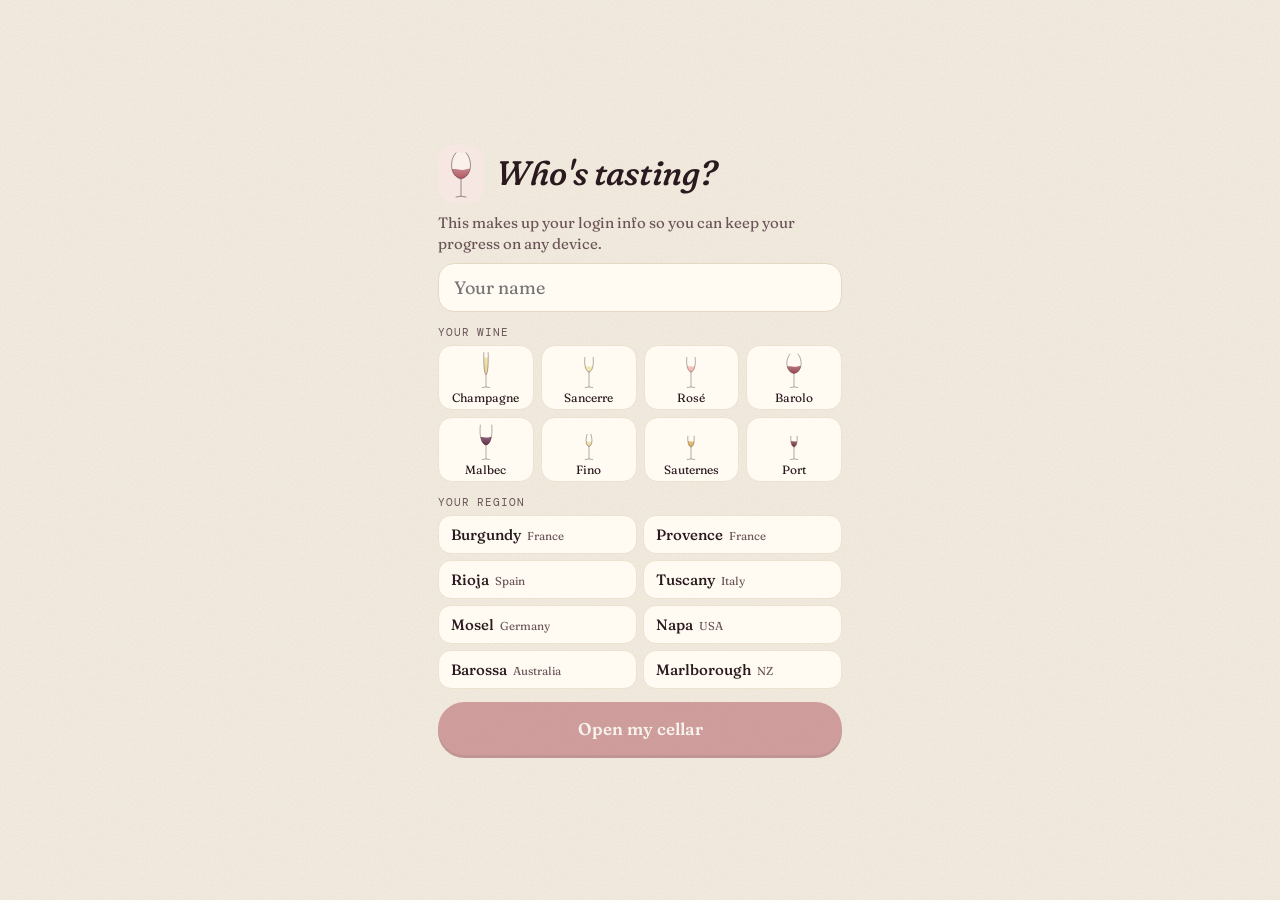
<file: index.html>
<!doctype html>
<html lang="en">
<head>
  <meta charset="utf-8">
  <meta name="viewport" content="width=device-width, initial-scale=1, viewport-fit=cover">
  <meta name="theme-color" content="#fbf6ea">
  <meta name="apple-mobile-web-app-capable" content="yes">
  <meta name="apple-mobile-web-app-status-bar-style" content="default">
  <meta name="apple-mobile-web-app-title" content="Duovino">
  <title>Duovino</title>
  <link rel="manifest" href="manifest.webmanifest">
  <link rel="icon" href="icon.svg" type="image/svg+xml">
  <link rel="apple-touch-icon" href="icon.svg">
  <link rel="preconnect" href="https://fonts.googleapis.com">
  <link rel="preconnect" href="https://fonts.gstatic.com" crossorigin>
  <link href="https://fonts.googleapis.com/css2?family=DM+Mono:wght@400;500&family=Fraunces:ital,opsz,wght,SOFT,WONK@0,9..144,300..800,0..100,0..1;1,9..144,300..800,0..100,0..1&display=swap" rel="stylesheet">
  <link rel="stylesheet" href="styles.css">
</head>
<body>
  <!-- Shared SVG filters: organic wine-stain edges and paper grain -->
  <svg width="0" height="0" style="position:absolute" aria-hidden="true">
    <defs>
      <filter id="stain" x="-20%" y="-20%" width="140%" height="140%">
        <feTurbulence type="fractalNoise" baseFrequency="0.035" numOctaves="2" seed="7" result="n"/>
        <feDisplacementMap in="SourceGraphic" in2="n" scale="7" xChannelSelector="R" yChannelSelector="G"/>
      </filter>
      <filter id="wobble" x="-10%" y="-10%" width="120%" height="120%">
        <feTurbulence type="fractalNoise" baseFrequency="0.06" numOctaves="1" seed="2" result="n"/>
        <feDisplacementMap in="SourceGraphic" in2="n" scale="2.5"/>
      </filter>
      <filter id="mapwobble" x="-5%" y="-5%" width="110%" height="110%">
        <feTurbulence type="fractalNoise" baseFrequency="0.02" numOctaves="2" seed="4" result="n"/>
        <feDisplacementMap in="SourceGraphic" in2="n" scale="6"/>
      </filter>
      <filter id="paper">
        <feTurbulence type="fractalNoise" baseFrequency=".8" numOctaves="3" result="n"/>
        <feColorMatrix in="n" values="0 0 0 0 .45  0 0 0 0 .35  0 0 0 0 .25  0 0 0 .07 0"/>
        <feComposite in2="SourceGraphic" operator="in"/>
      </filter>
      <pattern id="dust" width="6" height="6" patternUnits="userSpaceOnUse">
        <circle cx="1" cy="1" r=".7" fill="#d9d2c4"/><circle cx="4" cy="3.5" r=".5" fill="#cfc6b6"/><circle cx="2.5" cy="5" r=".4" fill="#e6dfd2"/>
      </pattern>
    </defs>
  </svg>
  <main id="app" aria-live="polite"></main>
  <div id="overlay"></div>
  <script src="data.js"></script>
  <script src="syllabus.js"></script>
  <script src="champagne.js"></script>
  <script src="wines.js"></script>
  <script src="grapes.js"></script>
  <script src="grapes-core.js"></script>
  <script src="grapes-med.js"></script>
  <script src="grapes-aromatic.js"></script>
  <script src="grapes-reds.js"></script>
  <script src="grapes-beaten.js"></script>
  <script src="regions-1.js"></script>
  <script src="regions-2.js"></script>
  <script src="regions-3.js"></script>
  <script src="regions-4.js"></script>
  <script src="regions-5.js"></script>
  <script src="labels.js"></script>
  <script src="scenes.js"></script>
  <script src="geo.js"></script>
  <script src="cloud-config.js"></script>
  <script src="app.js"></script>
</body>
</html>
</file>
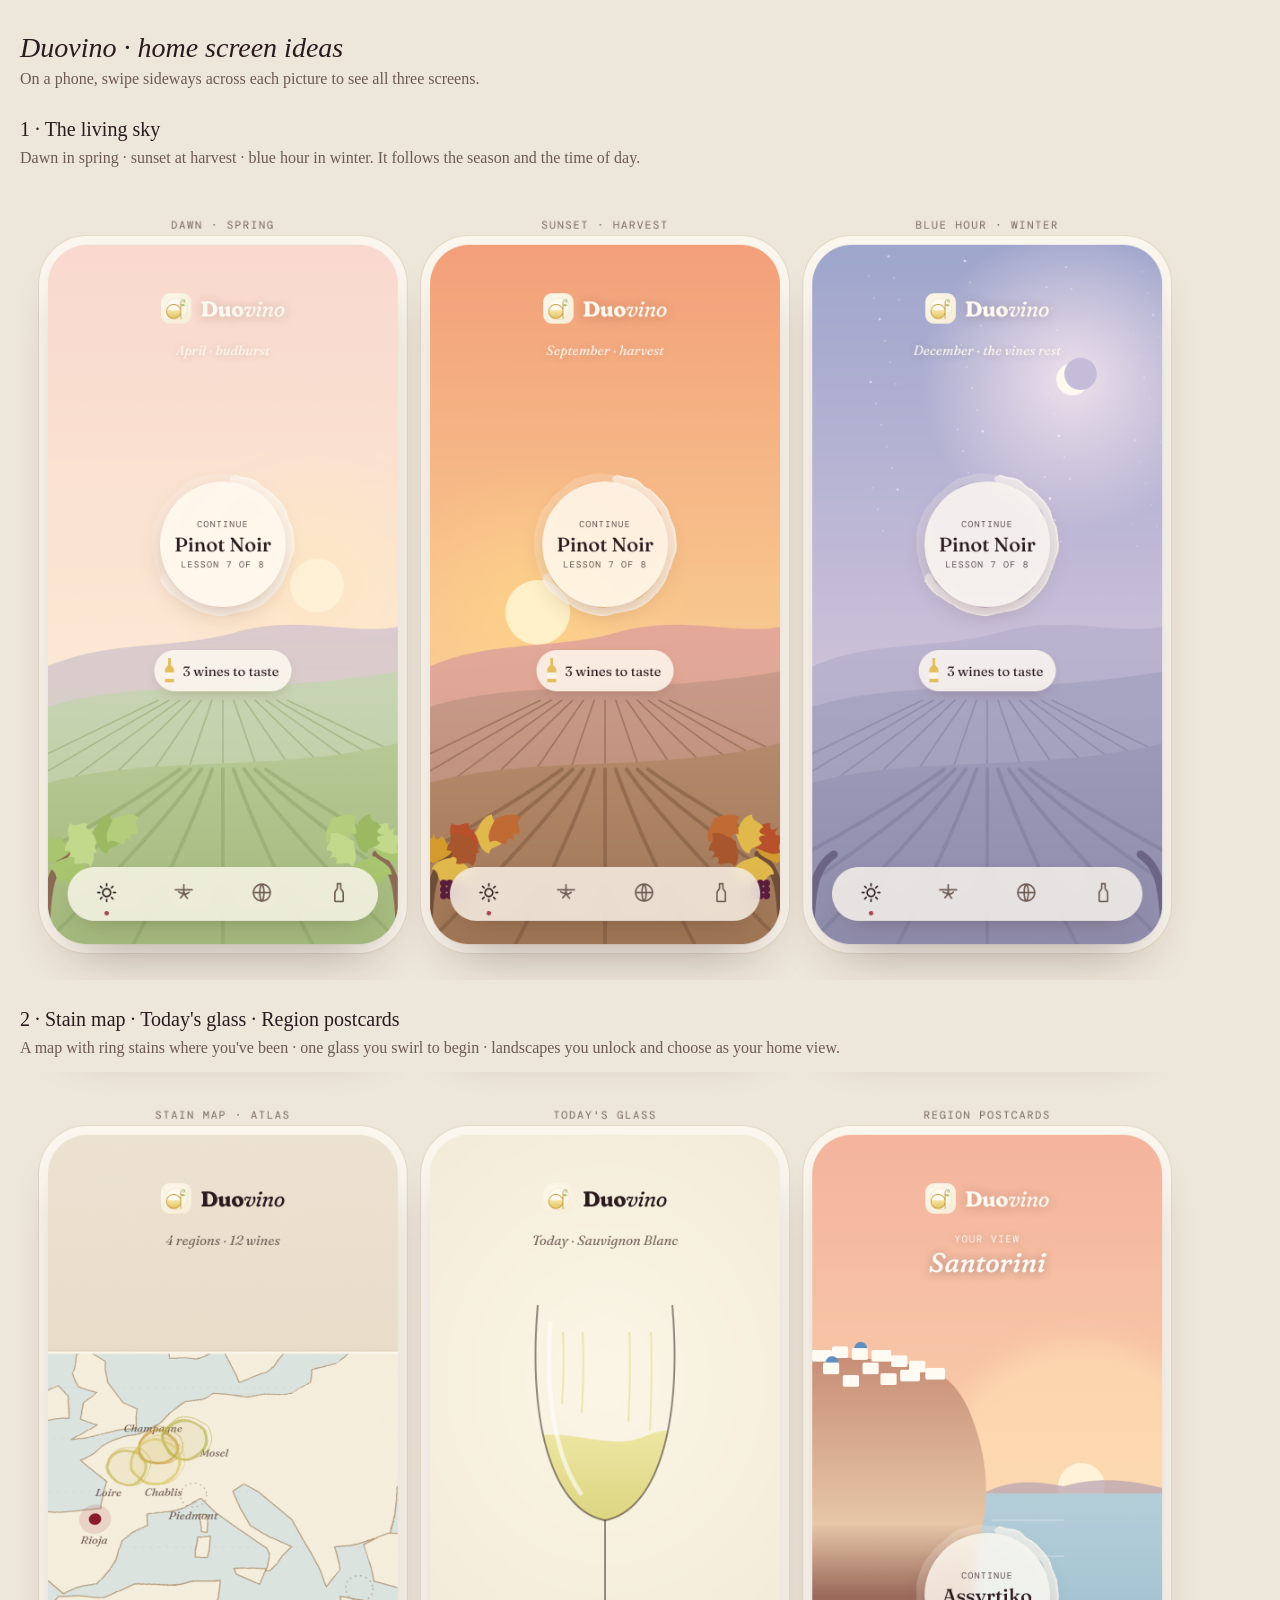
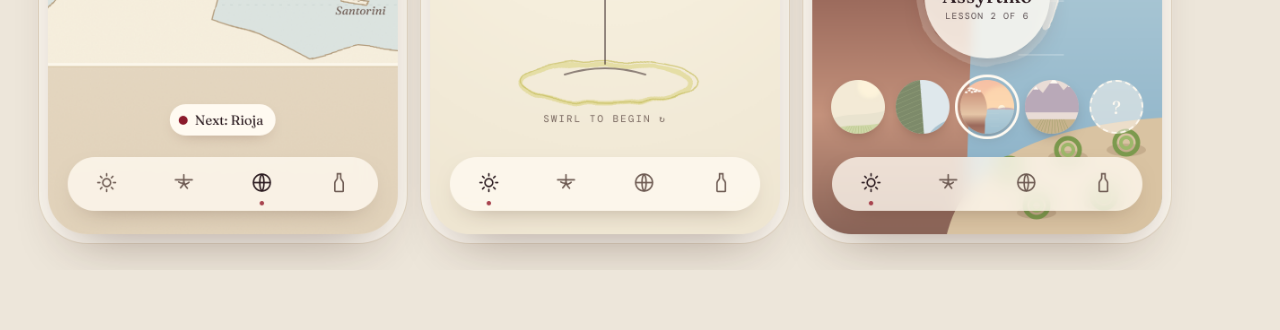
<file: design/page/index.html>
<!DOCTYPE html>
<html lang="en">
<head>
<meta charset="utf-8">
<meta name="viewport" content="width=device-width, initial-scale=1">
<title>Duovino · home screen ideas</title>
<style>
  body { margin: 0; background: #ede6da; font-family: Georgia, serif; color: #2a1a1f; }
  main { max-width: 1400px; margin: 0 auto; padding: 24px 12px 60px; }
  h1 { font-size: 28px; font-style: italic; font-weight: 500; margin: 8px 8px 4px; }
  h2 { font-size: 20px; font-weight: 500; margin: 28px 8px 6px; }
  p { margin: 0 8px 12px; color: #6d5a52; font-size: 16px; line-height: 1.4; }
  img { width: 100%; height: auto; display: block; border-radius: 18px; }
  .scroll { overflow-x: auto; -webkit-overflow-scrolling: touch; }
  .scroll img { min-width: 900px; }
</style>
</head>
<body>
<main>
  <h1>Duovino · home screen ideas</h1>
  <p>On a phone, swipe sideways across each picture to see all three screens.</p>
  <h2>1 · The living sky</h2>
  <p>Dawn in spring · sunset at harvest · blue hour in winter. It follows the season and the time of day.</p>
  <div class="scroll"><img src="sky.png" alt="Three home screens: a vineyard at dawn, at sunset and at blue hour, each with a round Continue button"></div>
  <h2>2 · Stain map · Today's glass · Region postcards</h2>
  <p>A map with ring stains where you've been · one glass you swirl to begin · landscapes you unlock and choose as your home view.</p>
  <div class="scroll"><img src="map-glass-postcards.png" alt="A stained map of Europe, a single glass of white wine, and a Santorini landscape with round postcards to choose from"></div>
</main>
</body>
</html>
</file>
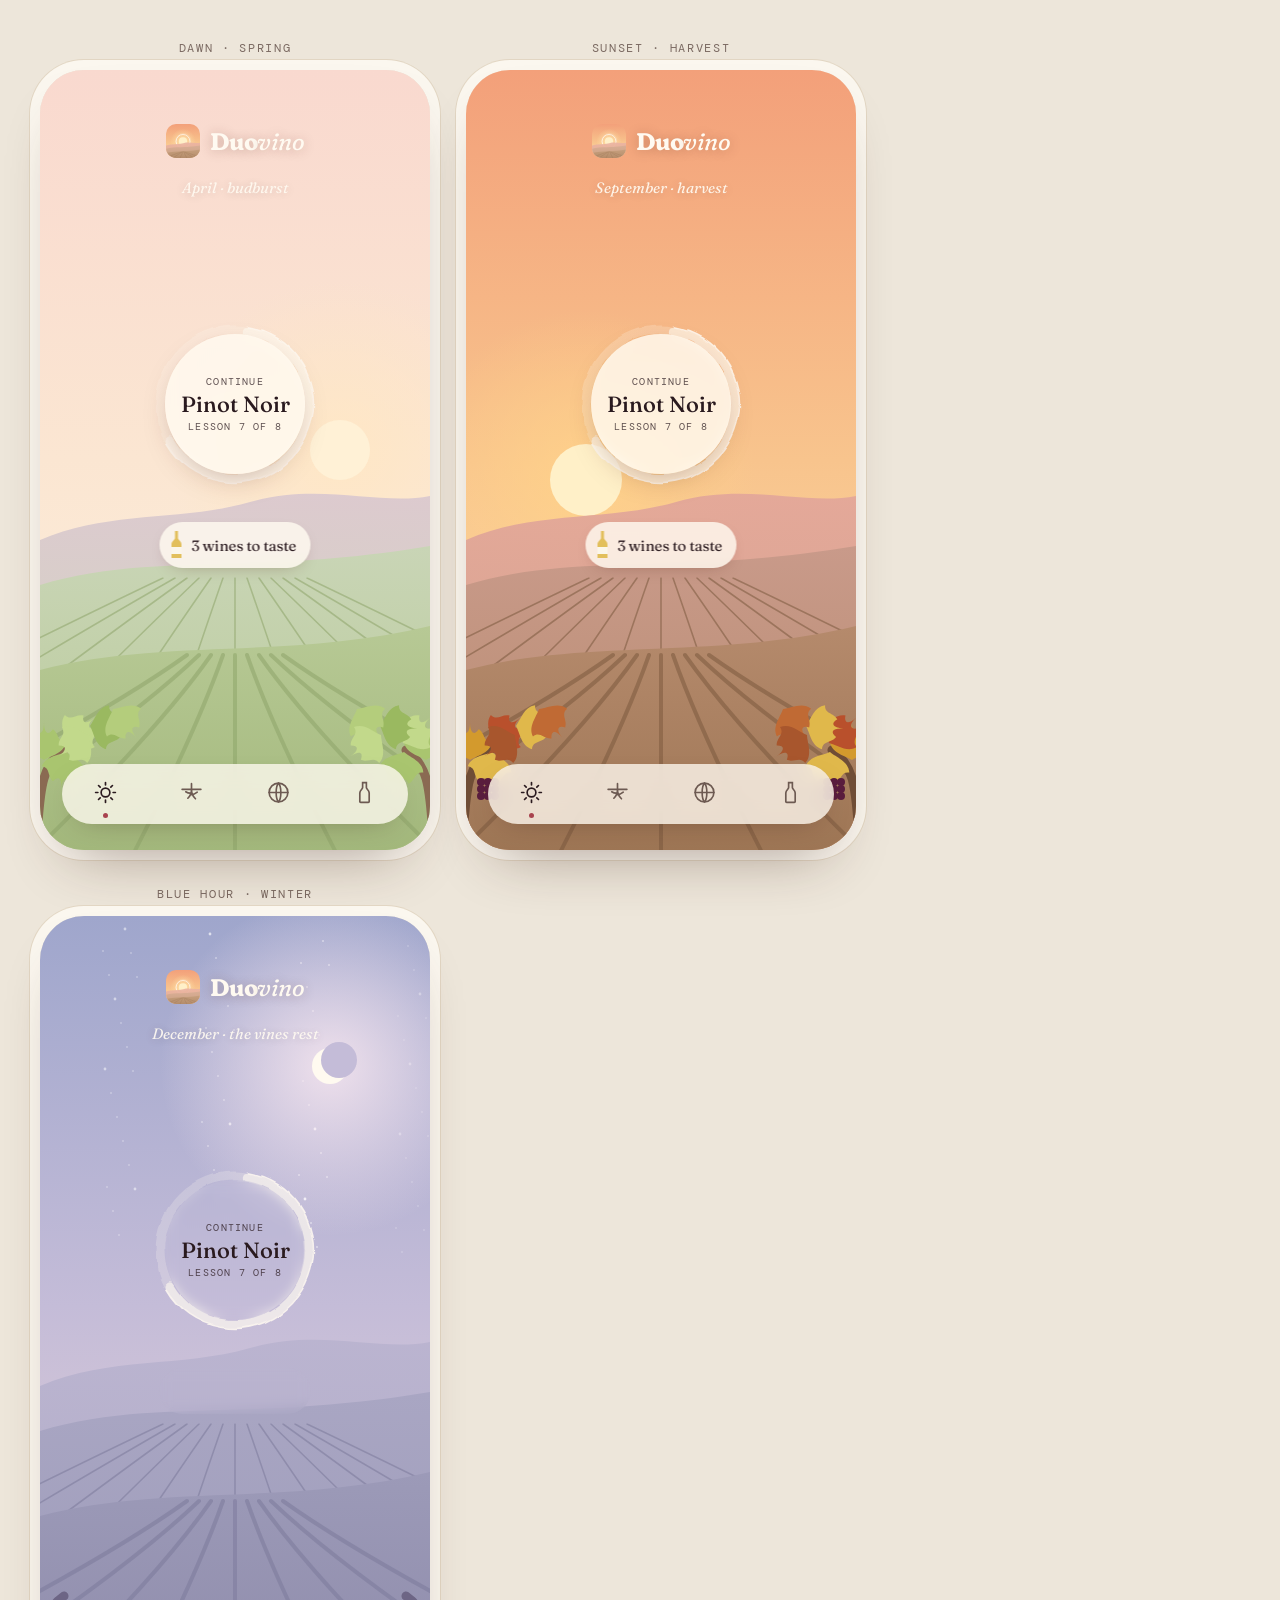
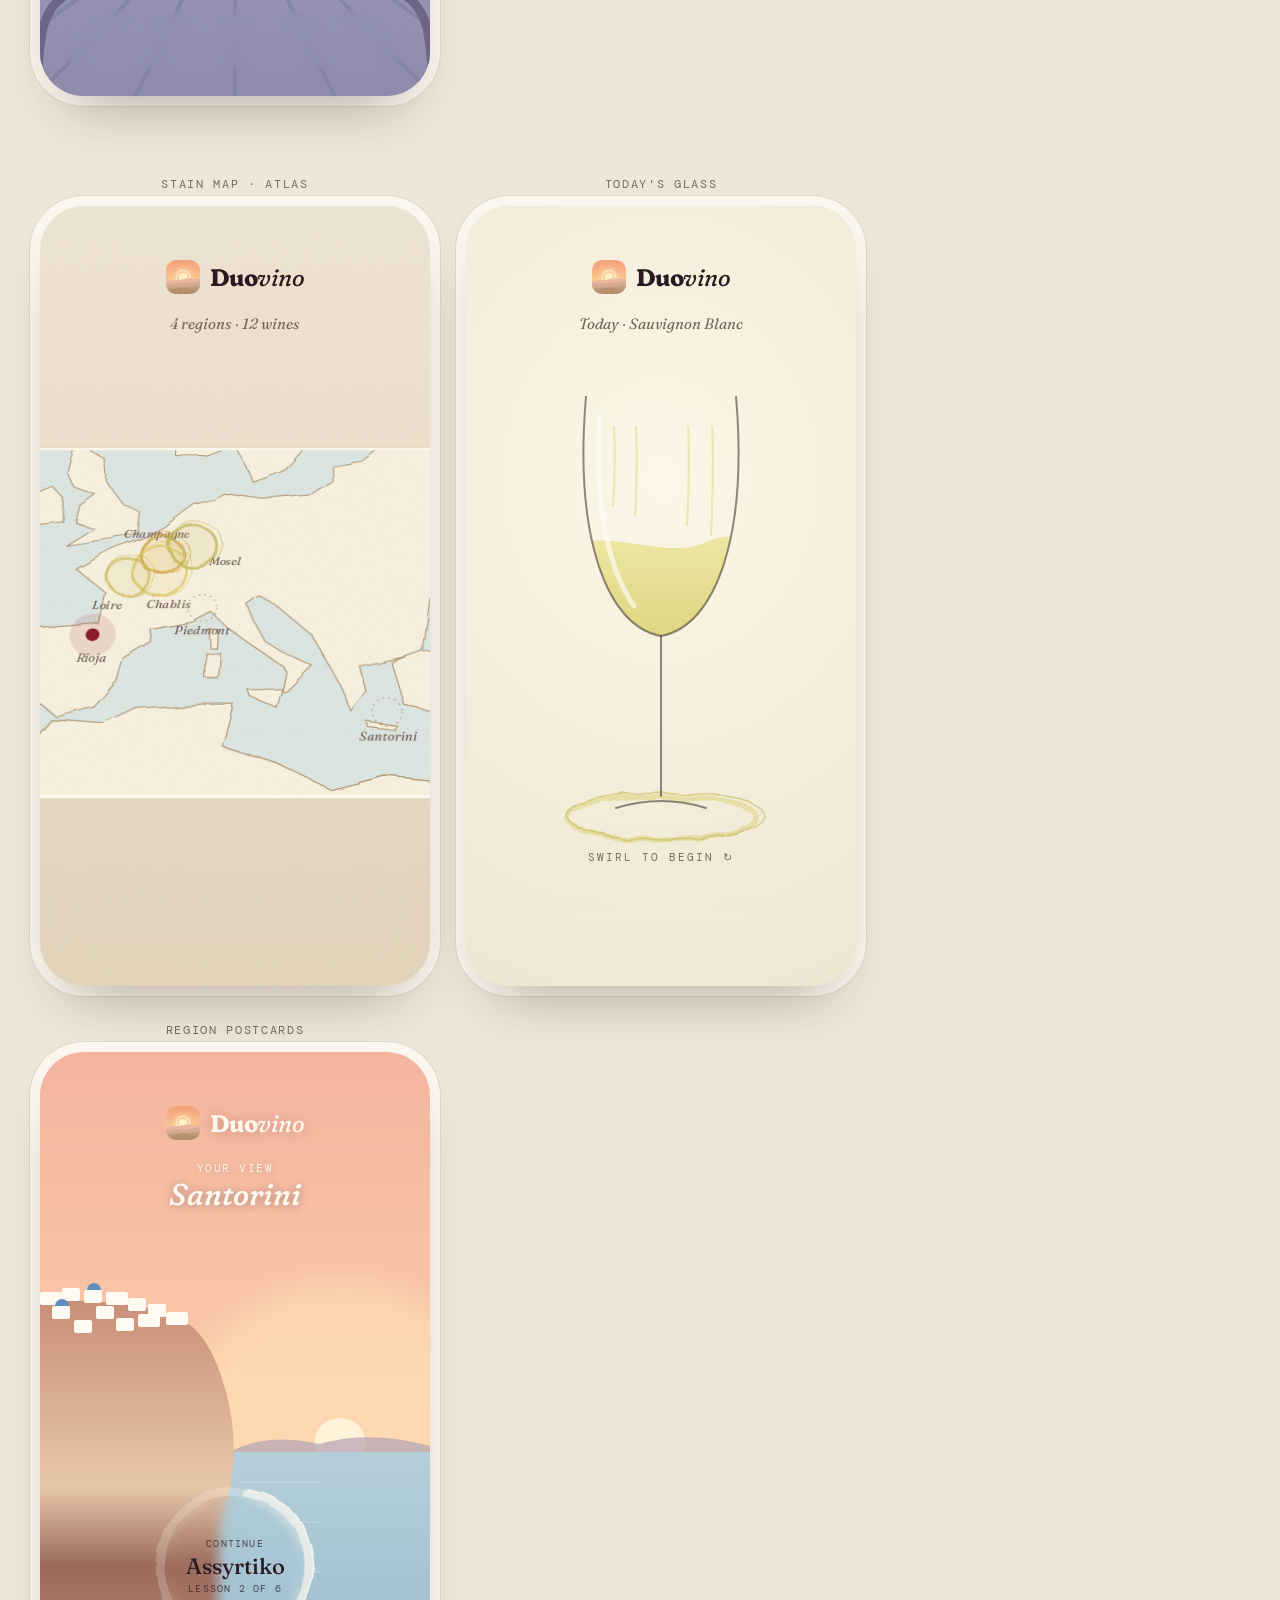
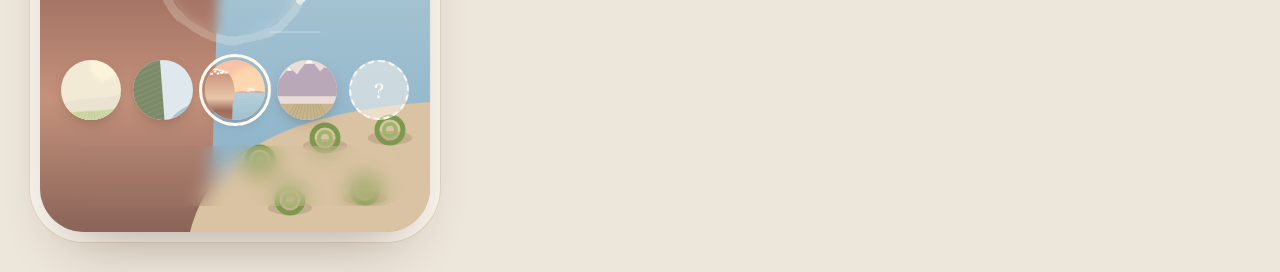
<file: design/home-concepts.html>
<!doctype html>
<html lang="en">
<head>
<meta charset="utf-8">
<title>Duovino · home screen concepts</title>
<link href="https://fonts.googleapis.com/css2?family=DM+Mono:wght@400;500&family=Fraunces:ital,opsz,wght,SOFT,WONK@0,9..144,300..800,0..100,0..1;1,9..144,300..800,0..100,0..1&display=swap" rel="stylesheet">
<style>
  :root { --ink: #2a1a1f; --serif: 'Fraunces', Georgia, serif; --mono: 'DM Mono', monospace; }
  * { box-sizing: border-box; }
  body { margin: 0; background: #ede6da; font-family: var(--serif); color: var(--ink); }
  .board { display: flex; gap: 36px; padding: 40px; align-items: flex-start; flex-wrap: wrap; }
  .col { display: flex; flex-direction: column; align-items: center; gap: 14px; }
  .cap { font-family: var(--mono); font-size: 12px; letter-spacing: .14em; text-transform: uppercase; color: #7b6a62; }
  .phone { position: relative; width: 390px; height: 780px; border-radius: 44px; overflow: hidden; box-shadow: 0 30px 60px -30px rgba(60,30,20,.45), 0 0 0 10px #fbf7ef, 0 0 0 11px #e2d6c3; }
  .phone > svg.scene { position: absolute; inset: 0; width: 100%; height: 100%; }
  /* shared overlay UI */
  .top { position: absolute; top: 54px; left: 0; right: 0; display: flex; justify-content: center; align-items: center; gap: 10px; }
  .top img { width: 34px; height: 34px; border-radius: 10px; }
  .wordmark { font-size: 24px; font-weight: 700; letter-spacing: -.02em; font-variation-settings: 'SOFT' 100, 'WONK' 1; }
  .wordmark em { font-weight: 400; font-style: italic; }
  .light .wordmark, .light .season { color: #fffaf1; text-shadow: 0 1px 12px rgba(80,30,20,.25); }
  .season { position: absolute; top: 108px; left: 0; right: 0; text-align: center; font-size: 15px; font-style: italic; opacity: .92; }
  .go { position: absolute; left: 50%; transform: translateX(-50%); width: 168px; height: 168px; display: grid; place-items: center; text-align: center; }
  .go svg { position: absolute; inset: 0; }
  .go .t { position: relative; display: flex; flex-direction: column; gap: 2px; }
  .go b { font-size: 22px; font-weight: 500; }
  .go small { font-family: var(--mono); font-size: 10px; letter-spacing: .12em; text-transform: uppercase; opacity: .75; }
  .go-disc { position: absolute; inset: 14px; border-radius: 50%; background: rgba(255,250,241,.82); backdrop-filter: blur(6px); box-shadow: 0 10px 30px -10px rgba(80,30,20,.35); }
  .badge { position: absolute; display: flex; align-items: center; gap: 8px; padding: 8px 14px 8px 10px; border-radius: 99px; background: rgba(255,250,241,.82); backdrop-filter: blur(6px); font-size: 15px; box-shadow: 0 6px 18px -10px rgba(80,30,20,.4); }
  .badge svg { width: 14px; height: 30px; }
  .tabs { position: absolute; left: 22px; right: 22px; bottom: 26px; height: 60px; display: flex; justify-content: space-around; align-items: center; border-radius: 30px; background: rgba(255,250,241,.78); backdrop-filter: blur(10px); box-shadow: 0 10px 30px -18px rgba(60,30,20,.5); color: #6d5a52; }
  .tabs svg { width: 25px; height: 25px; }
  .tabs .on { color: var(--ink); position: relative; }
  .tabs .on::after { content: ''; position: absolute; left: 50%; bottom: -9px; width: 5px; height: 5px; margin-left: -2.5px; border-radius: 50%; background: #a8434e; }
  .paper { background: #f6efe2; }
  .chips { position: absolute; left: 0; right: 0; display: flex; gap: 12px; justify-content: center; }
  .medal { width: 60px; height: 60px; border-radius: 50%; overflow: hidden; position: relative; box-shadow: 0 6px 16px -8px rgba(60,30,20,.5); }
  .medal.sel { outline: 3px solid #fffaf1; outline-offset: 3px; }
  .medal.locked { background: rgba(255,250,241,.5); border: 2px dashed rgba(255,250,241,.95); box-shadow: none; display: grid; place-items: center; color: #fffaf1; font-size: 20px; }
  .medal svg { width: 100%; height: 100%; }
  .pc-name { position: absolute; left: 0; right: 0; text-align: center; color: #fffaf1; text-shadow: 0 1px 10px rgba(40,30,60,.35); }
  .pc-name b { display: block; font-size: 30px; font-weight: 500; font-style: italic; font-variation-settings: 'SOFT' 100, 'WONK' 1; }
  .pc-name span { font-family: var(--mono); font-size: 11px; letter-spacing: .14em; text-transform: uppercase; opacity: .9; }
</style>
</head>
<body>
<svg width="0" height="0" style="position:absolute">
  <defs>
    <filter id="stain" x="-20%" y="-20%" width="140%" height="140%">
      <feTurbulence type="fractalNoise" baseFrequency="0.035" numOctaves="2" seed="7" result="n"/>
      <feDisplacementMap in="SourceGraphic" in2="n" scale="7" xChannelSelector="R" yChannelSelector="G"/>
    </filter>
    <filter id="wobble" x="-5%" y="-5%" width="110%" height="110%">
      <feTurbulence type="fractalNoise" baseFrequency="0.02" numOctaves="2" seed="4" result="n"/>
      <feDisplacementMap in="SourceGraphic" in2="n" scale="9"/>
    </filter>
    <filter id="soft"><feGaussianBlur stdDeviation="14"/></filter>
    <filter id="paper">
      <feTurbulence type="fractalNoise" baseFrequency=".8" numOctaves="3" result="n"/>
      <feColorMatrix in="n" values="0 0 0 0 .45  0 0 0 0 .35  0 0 0 0 .25  0 0 0 .07 0"/>
      <feComposite in2="SourceGraphic" operator="in"/>
    </filter>
  </defs>
</svg>

<div class="board" id="board1"></div>
<div class="board" id="board2"></div>

<script>
const TABS = (on) => `<div class="tabs">
  ${[['home','<circle cx="12" cy="12" r="4.2"/><path d="M12 2.5v2.2M12 19.3v2.2M2.5 12h2.2M19.3 12h2.2M5.3 5.3l1.6 1.6M17.1 17.1l1.6 1.6M5.3 18.7l1.6-1.6M17.1 6.9l1.6-1.6"/>'],
     ['roots','<path d="M12 9V3.5M3 9h18M12 9c0 4-1 6-3.5 8.5M12 9c0 4 1.2 6.5 3.8 9M12 12.5c-1.6.4-3.5.1-5.5-1.2M12 14c2 0 3.6-.8 5.5-2.3"/>'],
     ['atlas','<circle cx="12" cy="12" r="9"/><path d="M3 12h18M12 3c3 3.2 3 14.8 0 18M12 3c-3 3.2-3 14.8 0 18"/>'],
     ['cellar','<path d="M10.2 2.5h3.6v4.8c0 1.6 2.7 2.4 2.7 5.2v8.2c0 .5-.4.8-.8.8H8.3c-.4 0-.8-.3-.8-.8v-8.2c0-2.8 2.7-3.6 2.7-5.2z"/>']]
   .map(([k, p]) => `<span class="${k === on ? 'on' : ''}"><svg viewBox="0 0 24 24" fill="none" stroke="currentColor" stroke-width="1.6" stroke-linecap="round">${p}</svg></span>`).join('')}
</div>`;
const TOP = `<div class="top"><img src="../icon.svg" alt=""><span class="wordmark">Duo<em>vino</em></span></div>`;
const RING = (col, pct = 72) => `<svg viewBox="0 0 168 168"><g filter="url(#stain)">
  <circle cx="84" cy="84" r="74" fill="none" stroke="${col}" stroke-width="9" opacity=".22"/>
  <circle cx="84" cy="84" r="74" fill="none" stroke="${col}" stroke-width="8" opacity=".6" pathLength="100" stroke-dasharray="${pct} 100" transform="rotate(-80 84 84)" stroke-linecap="round"/>
  <circle cx="84" cy="84" r="78.5" fill="none" stroke="${col}" stroke-width="1.6" opacity=".85" pathLength="100" stroke-dasharray="${pct} 100" transform="rotate(-80 84 84)"/>
</g></svg>`;
const GO = (top, col, title, sub, pct) => `<div class="go" style="top:${top}px">${RING(col, pct)}<div class="go-disc"></div><div class="t"><small>Continue</small><b>${title}</b><small>${sub}</small></div></div>`;
const BOTTLE = (c) => `<svg viewBox="0 0 14 30"><path d="M5.5 1h3v7c0 2 3.5 3 3.5 6.5V28H2V14.5C2 11 5.5 10 5.5 8z" fill="${c}"/><rect x="2" y="17" width="10" height="7" fill="#fbf6ea"/></svg>`;

/* ---------- living sky ---------- */
function sky(id, p) {
  const stars = p.stars ? Array.from({ length: 70 }, (_, i) => { const x = (i * 97) % 390, y = (i * 53) % 330 + 8, r = (i % 5 === 0) ? 1.4 : .8; return `<circle cx="${x}" cy="${y}" r="${r}" fill="#fff" opacity="${.35 + (i % 4) * .15}"/>`; }).join('') : '';
  const rows = (cy, n, col, w) => Array.from({ length: n }, (_, i) => { const t = i - (n - 1) / 2; return `<path d="M${195 + t * 110} 800 Q${195 + t * 40} ${cy + 80} ${195 + t * 12} ${cy}" stroke="${col}" stroke-width="${w}" fill="none" stroke-linecap="round" opacity=".55"/>`; }).join('');
  const leaf = (x, y, r, c, s = 1) => `<path transform="translate(${x} ${y}) rotate(${r}) scale(${s})" d="M0 0C-3-2-9-3-10-8-6-8-7-12-4-14-2-11 0-12 0-17 0-12 2-11 4-14 7-12 6-8 10-8 9-3 3-2 0 0Z" fill="${c}"/>`;
  const vine = (x, flip) => {
    let g = `<path d="M${x} 790 C${x + (flip ? -8 : 8)} 740 ${x} 700 ${x + (flip ? -30 : 30)} 680" stroke="${p.trunk}" stroke-width="9" fill="none" stroke-linecap="round"/>`;
    p.leaves.forEach((c, i) => { g += leaf(x + (flip ? -1 : 1) * (10 + (i * 23) % 70), 690 - (i * 17) % 60, (i * 47) % 360, c, 2.2); });
    if (p.grapes) for (let i = 0; i < 9; i++) g += `<circle cx="${x + (flip ? -28 : 28) + (i % 3) * 7 - 7}" cy="${712 + Math.floor(i / 3) * 7}" r="4" fill="${p.grapes}"/>`;
    return g;
  };
  return `<svg class="scene" viewBox="0 0 390 780" preserveAspectRatio="xMidYMid slice">
    <defs>
      <linearGradient id="sk${id}" x1="0" y1="0" x2="0" y2="1">${p.sky.map((c, i) => `<stop offset="${i / (p.sky.length - 1)}" stop-color="${c}"/>`).join('')}</linearGradient>
      <radialGradient id="gl${id}"><stop offset="0" stop-color="${p.glow}" stop-opacity=".9"/><stop offset="1" stop-color="${p.glow}" stop-opacity="0"/></radialGradient>
      <linearGradient id="h1${id}" x1="0" y1="0" x2="0" y2="1"><stop offset="0" stop-color="${p.hills[0]}"/><stop offset="1" stop-color="${p.hills[1]}"/></linearGradient>
      <linearGradient id="h2${id}" x1="0" y1="0" x2="0" y2="1"><stop offset="0" stop-color="${p.hills[1]}"/><stop offset="1" stop-color="${p.hills[2]}"/></linearGradient>
      <linearGradient id="h3${id}" x1="0" y1="0" x2="0" y2="1"><stop offset="0" stop-color="${p.hills[2]}"/><stop offset="1" stop-color="${p.hills[3]}"/></linearGradient>
    </defs>
    <rect width="390" height="780" fill="url(#sk${id})"/>
    ${stars}
    <circle cx="${p.sun.x}" cy="${p.sun.y}" r="170" fill="url(#gl${id})"/>
    <circle cx="${p.sun.x}" cy="${p.sun.y}" r="${p.sun.r}" fill="${p.sun.c}"/>
    ${p.moonCut ? `<circle cx="${p.sun.x + 9}" cy="${p.sun.y - 6}" r="${p.sun.r}" fill="${p.sky[1]}"/>` : ''}
    <path d="M0 470 C70 440 140 452 210 432 C280 412 340 436 390 426 V780 H0Z" fill="url(#h1${id})" opacity=".9"/>
    <path d="M0 515 C110 482 210 506 390 476 V780 H0Z" fill="url(#h2${id})"/>
    <g clip-path="inset(0)">${rows(508, 13, p.rows, 1.6)}</g>
    <path d="M0 600 C120 568 250 590 390 556 V780 H0Z" fill="url(#h3${id})"/>
    ${rows(585, 9, p.rows, 4)}
    ${vine(-6, false)}${vine(396, true)}
  </svg>`;
}
const SKIES = {
  dawn: { label: 'Dawn · spring', season: 'April · budburst', sky: ['#f9d9cf', '#fbe6d2', '#fdf1de'], glow: '#ffe7c4', sun: { x: 300, y: 380, r: 30, c: '#fff1d6' },
    hills: ['#d9c7cf', '#c9d5b6', '#b7c995', '#a3b87c'], rows: '#8ea56a', trunk: '#8a6a52', leaves: ['#a9c56f', '#c2d98b', '#9ab960', '#b4cd7c', '#a9c56f', '#c2d98b'] },
  sunset: { label: 'Sunset · harvest', season: 'September · harvest', sky: ['#f3a07a', '#f8c48d', '#fde0aa'], glow: '#ffd28a', sun: { x: 120, y: 410, r: 36, c: '#fff0c8' },
    hills: ['#e2a59a', '#c99a8a', '#b58a6c', '#9e7655'], rows: '#7d5a3e', trunk: '#6f4d36', leaves: ['#d39a2d', '#b9502c', '#e0b84b', '#c06a34', '#e0b84b', '#a8562d'], grapes: '#5a1d3e' },
  blue: { label: 'Blue hour · winter', season: 'December · the vines rest', sky: ['#9fa6cc', '#c4bcd8', '#ead3d6'], glow: '#f6e6ef', sun: { x: 290, y: 150, r: 18, c: '#fffaf0' }, moonCut: true, stars: true,
    hills: ['#b9b3cf', '#a9a6c3', '#9c9ab8', '#8f8cab'], rows: '#7d7a9c', trunk: '#6d6585', leaves: [] },
};
function skyPhone(k) {
  const p = SKIES[k];
  return `<div class="col"><div class="cap">${p.label}</div><div class="phone light">
    ${sky(k, p)}
    ${TOP}
    <div class="season">${p.season}</div>
    ${GO(250, '#fffaf1', 'Pinot Noir', 'Lesson 7 of 8', 64)}
    <div class="badge" style="left:50%;transform:translateX(-50%);top:452px">${BOTTLE('#e2bf5c')} 3 wines to taste</div>
    ${TABS('home')}
  </div></div>`;
}

/* ---------- stain map on a tasting table ---------- */
const proj = (lon, lat) => [(lon + 11) * 10.6, (59 - lat) * 13.6];
const poly = pts => 'M' + pts.map(([lo, la]) => proj(lo, la).map(v => v.toFixed(1)).join(' ')).join(' L') + 'Z';
const EUROPE = [[-9,37],[-9,43],[-2,43.5],[-1.5,46],[-4.5,48],[-1,49.7],[1.5,50.5],[4,51.5],[7,53.5],[9,54],[10,54.5],[14,54],[19,54.4],[21,55.5],[21,57],[24,57.5],[28,60],[45,62],[45,44],[36,45],[33,45],[30,45.5],[29,41],[26,40.5],[23,40],[23.5,38],[22,36.5],[21,38.5],[19.5,41],[18.5,42.5],[15,45],[13.5,45.7],[12.3,45],[13,43.5],[14,42],[16,41],[18.5,40],[16,38],[15.6,38],[16,39.5],[15.7,40],[12.5,41.8],[10.5,43],[8.8,44.4],[7,43.6],[5,43.3],[3,43],[3.2,41.9],[0.5,40.5],[0,38.8],[-2,36.8],[-5.5,36],[-7,37]];
const SCAND = [[5,58],[5,62],[10,64],[14,67],[20,70],[28,71],[30,69.5],[28,66],[25,65.5],[22,63.5],[21,61],[18,60],[19,59.5],[16,56.5],[13,55.5],[12,57.5],[11,59],[8,58]];
const UK = [[-5.7,50],[1.5,51],[1.7,52.8],[0,53.5],[-1.8,55.5],[-2,57.5],[-4,58.6],[-5.5,58.4],[-6,56.5],[-5,55],[-3,54.5],[-4.5,53.5],[-4.8,52],[-3,51.5]];
const IRL = [[-10,51.6],[-6,52],[-6,54],[-7.5,55.3],[-10,54.3]];
const AFRICA = [[-17,21],[-13,27.5],[-10,29],[-9.5,32],[-6,35.8],[-1,35.5],[2,36.7],[8,37],[11,37],[10,33.8],[15,32.5],[20,30.5],[25,31.5],[32,31],[34,27],[37,21],[45,21],[45,10],[-17,10]];
const ASIA = [[26,40.3],[29,41.2],[36,41.8],[41,41.5],[41,43],[48,42],[50,38],[50,25],[45,21],[37,21],[34,27],[34,31],[35.5,33.5],[36,36.5],[30,36.3],[27,37]];
const SARD = [[8.4,41],[9.8,41],[9.6,39],[8.4,39]], CORS = [[8.6,43],[9.5,42.9],[9.4,41.4],[8.7,41.5]], SIC = [[12.4,38.1],[15.6,38.2],[15.1,36.7],[12.6,37.6]], CRETE = [[23.5,35.6],[26.3,35.3],[26,35],[23.6,35.2]];
function stainMarks() {
  const spots = [
    { n: 'Champagne', at: [4, 49.1], done: true, c: '#c99a3a', lx: -6, ly: -58 },
    { n: 'Mosel', at: [7, 49.9], done: true, c: '#b9b04a', lx: 34, ly: -18 },
    { n: 'Chablis', at: [3.8, 47.8], done: true, c: '#d8c45c', lx: 10, ly: 0 },
    { n: 'Loire', at: [0.7, 47.3], done: true, c: '#c7b858', lx: -20, ly: 0 },
    { n: 'Rioja', at: [-2.5, 42.5], done: false, c: '#8b1a2b', now: true },
    { n: 'Santorini', at: [25.4, 36.4], done: false, c: '#d8c45c' },
    { n: 'Piedmont', at: [8, 44.7], done: false, c: '#7b2a2a' },
  ];
  return spots.map((s, i) => {
    const [x, y] = proj(...s.at), r = s.done ? 22 + (i % 3) * 3 : 15;
    const nm = `<text x="${x + (s.lx || 0)}" y="${y + r + 15 + (s.ly || 0)}" text-anchor="middle" font-family="Fraunces, Georgia, serif" font-style="italic" font-size="13" fill="#6d5a52">${s.n}</text>`;
    return nm + (s.done
      ? `<g filter="url(#stain)"><circle cx="${x}" cy="${y}" r="${r}" fill="${s.c}" opacity=".12"/><circle cx="${x}" cy="${y}" r="${r}" fill="none" stroke="${s.c}" stroke-width="3.2" opacity=".65"/><circle cx="${x + 3}" cy="${y - 2}" r="${r + 2.5}" fill="none" stroke="${s.c}" stroke-width=".9" opacity=".7"/></g>`
      : s.now
        ? `<g><circle cx="${x}" cy="${y}" r="22" fill="${s.c}" opacity=".12"><animate attributeName="r" values="16;26;16" dur="2.4s" repeatCount="indefinite"/></circle><circle cx="${x}" cy="${y}" r="7" fill="${s.c}"/></g>`
        : `<circle cx="${x}" cy="${y}" r="${r}" fill="none" stroke="#9c8a74" stroke-width="1.2" stroke-dasharray="2 4" opacity=".7"/>`);
  }).join('');
}
function mapPhone() {
  const land = [EUROPE, SCAND, UK, IRL, AFRICA, ASIA, SARD, CORS, SIC, CRETE].map(p => `<path d="${poly(p)}"/>`).join('');
  return `<div class="col"><div class="cap">Stain map · Atlas</div><div class="phone paper">
    <svg class="scene" viewBox="0 0 390 780">
      <defs><linearGradient id="tbl" x1="0" y1="0" x2="0" y2="1"><stop offset="0" stop-color="#efe5d4"/><stop offset="1" stop-color="#e3d4bc"/></linearGradient></defs>
      <rect width="390" height="780" fill="url(#tbl)"/>
      <rect width="390" height="780" filter="url(#paper)" fill="#fff"/>
    </svg>
    <div style="position:absolute;left:-40px;top:200px;width:470px;height:400px;transform:perspective(1100px) rotateX(20deg);transform-origin:50% 70%">
      <svg viewBox="0 0 470 400" width="470" height="400">
        <defs><clipPath id="mapclip"><rect x="8" y="8" width="454" height="384" rx="8"/></clipPath></defs>
        <rect x="4" y="4" width="462" height="392" rx="10" fill="#fbf6ea" stroke="#d8c6a6"/>
        <g clip-path="url(#mapclip)">
          <rect x="8" y="8" width="454" height="384" fill="#dde6e3"/>
          <g stroke="#c8d5d2" stroke-width=".7" opacity=".9">${[35, 40, 45, 50, 55].map(la => `<line x1="0" x2="470" y1="${proj(0, la)[1]}" y2="${proj(0, la)[1]}" stroke-dasharray="3 6"/>`).join('')}</g>
          <g fill="#f8f1e0" stroke="#b39c7c" stroke-width="1.3" filter="url(#wobble)">${land}</g>
          <rect x="8" y="8" width="454" height="384" filter="url(#paper)" fill="#fff"/>
          ${stainMarks()}
        </g>
      </svg>
    </div>
    ${TOP}
    <div class="season" style="color:#6d5a52">4 regions · 12 wines</div>
    <div class="badge" style="left:50%;transform:translateX(-50%);bottom:110px;background:#fffaf1"><span style="width:10px;height:10px;border-radius:50%;background:#8b1a2b;display:inline-block"></span> Next: Rioja</div>
    ${TABS('atlas')}
  </div></div>`;
}

/* ---------- today's glass ---------- */
function glassPhone() {
  return `<div class="col"><div class="cap">Today's glass</div><div class="phone" style="background:radial-gradient(120% 70% at 50% 35%, #fbf6e6, #efe6d2)">
    ${TOP}
    <div class="season" style="color:#6d5a52">Today · Sauvignon Blanc</div>
    <svg viewBox="0 0 390 520" style="position:absolute;top:150px;left:0;width:390px;height:520px">
      <defs>
        <clipPath id="bw"><path d="M120 40C108 180 140 270 195 280C250 270 282 180 270 40Z"/></clipPath>
        <linearGradient id="wn" x1="0" y1="0" x2="0" y2="1"><stop offset="0" stop-color="#eee7a4"/><stop offset="1" stop-color="#d9d27a"/></linearGradient>
      </defs>
      <g filter="url(#stain)"><ellipse cx="195" cy="462" rx="96" ry="22" fill="none" stroke="#d9d27a" stroke-width="5" opacity=".55"/><ellipse cx="199" cy="460" rx="100" ry="24" fill="none" stroke="#c7bf5e" stroke-width="1.4" opacity=".7"/></g>
      <g clip-path="url(#bw)">
        <path d="M100 190 C150 172 200 205 240 186 C262 176 280 182 300 178 V300 H100Z" fill="url(#wn)"/>
        ${[148, 170, 222, 246].map((x, i) => `<path d="M${x} 70 q2 40 -1 ${80 + i * 10}" stroke="#eae2a0" stroke-width="2" fill="none" opacity=".8"/>`).join('')}
      </g>
      <path d="M120 40C108 180 140 270 195 280C250 270 282 180 270 40" fill="none" stroke="#3a2a2a" stroke-width="2" opacity=".55"/>
      <path d="M134 60C128 140 140 210 168 250" fill="none" stroke="#fff" stroke-width="5" opacity=".6" stroke-linecap="round"/>
      <path d="M195 280V440M150 452Q195 438 240 452" fill="none" stroke="#3a2a2a" stroke-width="2" opacity=".55" stroke-linecap="round"/>
      <text x="195" y="505" text-anchor="middle" font-family="DM Mono, monospace" font-size="11" letter-spacing="2" fill="#7b6a62">SWIRL TO BEGIN ↻</text>
    </svg>
    ${TABS('home')}
  </div></div>`;
}

/* ---------- region postcards (unlockable backdrops) ---------- */
const POSTCARDS = {
  santorini: (id) => `
    <defs>
      <linearGradient id="s${id}" x1="0" y1="0" x2="0" y2="1"><stop offset="0" stop-color="#f4b49e"/><stop offset=".6" stop-color="#fbd3ae"/><stop offset="1" stop-color="#fde6c6"/></linearGradient>
      <linearGradient id="sea${id}" x1="0" y1="0" x2="0" y2="1"><stop offset="0" stop-color="#b5cfd9"/><stop offset="1" stop-color="#86aec6"/></linearGradient>
      <linearGradient id="cl${id}" x1="0" y1="0" x2="0" y2="1"><stop offset="0" stop-color="#c98f78"/><stop offset=".35" stop-color="#e7c7a8"/><stop offset=".5" stop-color="#9b6a5c"/><stop offset=".75" stop-color="#c4927c"/><stop offset="1" stop-color="#8a6458"/></linearGradient>
    </defs>
    <rect width="390" height="780" fill="url(#s${id})"/>
    <circle cx="300" cy="390" r="160" fill="#ffe0b4" opacity=".6" filter="url(#soft)"/><circle cx="300" cy="392" r="26" fill="#fff2d8"/>
    <path d="M190 400 C220 384 250 386 280 392 C320 380 360 386 390 394 V402 H190Z" fill="#b9a6b4" opacity=".75"/>
    <rect y="400" width="390" height="380" fill="url(#sea${id})"/>
    ${[430, 470, 520, 580].map((y, i) => `<path d="M${200 + i * 10} ${y} h${80 - i * 10}" stroke="#fff" stroke-width="1.2" opacity=".35" stroke-linecap="round"/>`).join('')}
    <path d="M-10 250 C40 246 90 250 130 262 C160 272 175 300 186 340 C198 384 196 430 180 470 L170 780 H-10Z" fill="url(#cl${id})"/>
    ${[[0,240],[22,236],[44,238],[66,240],[88,246],[108,252],[126,260],[12,254],[56,254],[98,262],[34,268],[76,266]].map(([x, y], i) => `<rect x="${x}" y="${y}" width="${i % 3 ? 18 : 22}" height="13" rx="2" fill="#fffaf2"/>${i % 5 === 2 ? `<path d="M${x + 3} ${y} a7 7 0 0 1 14 0Z" fill="#5f8fc0"/>` : ''}`).join('')}
    <path d="M150 780 C170 700 250 660 390 650 V780Z" fill="#d9c3a2"/>
    ${[[220,712],[285,690],[350,682],[250,752],[325,742]].map(([x, y]) => `<g><ellipse cx="${x}" cy="${y + 4}" rx="22" ry="7" fill="#8a6a50" opacity=".25"/><circle cx="${x}" cy="${y - 4}" r="13" fill="none" stroke="#7c9a4e" stroke-width="5"/><circle cx="${x}" cy="${y - 4}" r="6" fill="none" stroke="#9db86a" stroke-width="4"/></g>`).join('')}`,
  champagne: (id) => `
    <rect width="390" height="780" fill="#f3ead6"/><circle cx="280" cy="230" r="90" fill="#fff6dc" opacity=".8" filter="url(#soft)"/>
    <path d="M0 470 C120 420 240 450 390 410 V780 H0Z" fill="#e9e3cf"/><path d="M0 540 C140 500 260 530 390 490 V780 H0Z" fill="#cfd8a8"/>
    ${Array.from({ length: 11 }, (_, i) => `<path d="M${-60 + i * 50} 780 Q${40 + i * 30} 620 ${120 + i * 16} 520" stroke="#9fb06c" stroke-width="3" fill="none" opacity=".6"/>`).join('')}`,
  mosel: (id) => `
    <rect width="390" height="780" fill="#dfe8ec"/><path d="M0 200 L170 120 L210 640 L0 700Z" fill="#7d8a6a"/>
    ${Array.from({ length: 14 }, (_, i) => `<path d="M0 ${230 + i * 34} L${180 + i * 2} ${150 + i * 34}" stroke="#a6b48a" stroke-width="3" opacity=".7"/>`).join('')}
    <path d="M160 780 C200 600 260 520 390 470 V560 C300 600 260 680 250 780Z" fill="#a9c2cf"/>`,
  mendoza: (id) => `
    <rect width="390" height="780" fill="#e9dcd6"/>
    <path d="M0 330 L80 230 L130 280 L210 170 L280 260 L330 210 L390 270 V420 H0Z" fill="#b9a9b8"/>
    <path d="M80 230 L100 255 L60 255Z M210 170 L240 210 L180 210Z M330 210 L350 235 L310 235Z" fill="#fffaf2"/>
    <path d="M0 470 H390 V780 H0Z" fill="#c8b48e"/>
    ${Array.from({ length: 11 }, (_, i) => `<path d="M${-60 + i * 50} 780 Q${40 + i * 30} 600 ${120 + i * 16} 470" stroke="#7f8f4e" stroke-width="3" fill="none" opacity=".6"/>`).join('')}`,
};
const medal = (k, sel) => `<div class="medal ${sel ? 'sel' : ''}"><svg viewBox="0 120 390 520" preserveAspectRatio="xMidYMid slice">${POSTCARDS[k]('m' + k)}</svg></div>`;
function postcardPhone() {
  return `<div class="col"><div class="cap">Region postcards</div><div class="phone light">
    <svg class="scene" viewBox="0 0 390 780" preserveAspectRatio="xMidYMid slice">${POSTCARDS.santorini('main')}</svg>
    ${TOP}
    <div class="pc-name" style="top:104px"><span>Your view</span><b>Santorini</b></div>
    ${GO(430, '#fffaf1', 'Assyrtiko', 'Lesson 2 of 6', 30)}
    <div class="chips" style="bottom:112px">${medal('champagne')}${medal('mosel')}${medal('santorini', true)}${medal('mendoza')}<div class="medal locked">?</div></div>
    ${TABS('home')}
  </div></div>`;
}

document.getElementById('board1').innerHTML = skyPhone('dawn') + skyPhone('sunset') + skyPhone('blue');
document.getElementById('board2').innerHTML = mapPhone() + glassPhone() + postcardPhone();
</script>
</body>
</html>
</file>
<file: styles.css>
/* Duovino: paper, ink, wine. */
:root {
  --ink: #2a1a1f;
  --ink-soft: #6a5458;
  --paper: #f5eee2;
  --paper-2: #ece2d1;
  --wine: #7b2a2a;
  --serif: 'Fraunces', 'Iowan Old Style', Georgia, serif;
  --mono: 'DM Mono', ui-monospace, 'SF Mono', Menlo, monospace;
  --grain: url("data:image/svg+xml;utf8,<svg xmlns='http://www.w3.org/2000/svg' width='160' height='160'><filter id='n'><feTurbulence type='fractalNoise' baseFrequency='.9' numOctaves='3' stitchTiles='stitch'/><feColorMatrix values='0 0 0 0 .2  0 0 0 0 .12  0 0 0 0 .1  0 0 0 .09 0'/></filter><rect width='100%' height='100%' filter='url(%23n)'/></svg>");
  --safe-top: env(safe-area-inset-top, 0px);
  --safe-bot: env(safe-area-inset-bottom, 0px);
}
* { box-sizing: border-box; -webkit-tap-highlight-color: transparent; }
html, body { margin: 0; }
body {
  background: #1d1215;
  color: var(--ink);
  font-family: var(--serif);
  font-optical-sizing: auto;
  font-variation-settings: 'SOFT' 50;
  -webkit-font-smoothing: antialiased;
}
#app { max-width: 480px; margin: 0 auto; min-height: 100dvh; background: var(--paper) var(--grain); position: relative; overflow-x: hidden; }
button { font: inherit; color: inherit; background: none; border: 0; padding: 0; cursor: pointer; }
.mono, .eyebrow, .zone-label { font-family: var(--mono); letter-spacing: .08em; text-transform: uppercase; font-size: 11px; }
.eyebrow { color: var(--ink-soft); margin: 0 0 6px; }
h1, h2, h3 { font-weight: 600; margin: 0; letter-spacing: -.01em; }
em { font-style: italic; }

.icon-btn { width: 40px; height: 40px; display: grid; place-items: center; border-radius: 50%; color: inherit; }
.icon-btn:active { background: rgba(0,0,0,.08); }
.primary {
  display: block; width: 100%; padding: 16px 20px; border-radius: 999px;
  background: var(--ink); color: var(--paper); font-weight: 600; font-size: 17px;
  box-shadow: 0 3px 0 rgba(0,0,0,.25); transition: transform .1s;
}
.primary:active { transform: translateY(2px); box-shadow: 0 1px 0 rgba(0,0,0,.25); }
.link-btn { display: block; margin: 14px auto 0; font-family: var(--mono); font-size: 12px; text-decoration: underline; text-underline-offset: 3px; color: var(--ink-soft); }
.link-btn.danger { color: #9a2a2a; margin-left: 0; }

/* ========== HOME ========== */
.sky { position: relative; padding: calc(14px + var(--safe-top)) 20px 0; color: #fffaf1; overflow: hidden; transition: background .6s; }
.sky::after { content: ''; position: absolute; inset: 0; background: var(--grain); pointer-events: none; opacity: .6; }
.sky-dormant { background: linear-gradient(180deg, #5d6a78 0%, #8d97a0 55%, #b8b3a9 100%); }
.sky-bud { background: linear-gradient(180deg, #7aa3c2 0%, #b9d1d6 60%, #dfe0c6 100%); }
.sky-leaf, .sky-flower { background: linear-gradient(180deg, #4f8fbf 0%, #9cc7da 60%, #e5e2bf 100%); }
.sky-fruit { background: linear-gradient(180deg, #3f86c0 0%, #9fcbe0 55%, #f1e1a6 100%); }
.sky-veraison { background: linear-gradient(180deg, #4a7fb0 0%, #c9b8a8 60%, #edc489 100%); }
.sky-harvest { background: linear-gradient(180deg, #6c86a8 0%, #e0b779 55%, #f0cf86 100%); }
.sky-fall { background: linear-gradient(180deg, #6c6f86 0%, #c58f6c 55%, #e1b178 100%); }
.wx-frost::before { content: ''; position: absolute; inset: 0; box-shadow: inset 0 0 60px 10px rgba(235,244,250,.55); pointer-events: none; z-index: 1; }
.top { display: flex; justify-content: space-between; align-items: center; position: relative; z-index: 2; }
.wordmark { font-size: 30px; font-weight: 700; letter-spacing: -.03em; font-variation-settings: 'SOFT' 100, 'WONK' 1; }
.wordmark em { font-weight: 400; }
.season { display: flex; gap: 12px; align-items: flex-start; margin-top: 18px; position: relative; z-index: 2; }
.season .eyebrow { color: rgba(255,250,241,.8); }
.season h2 { font-size: 38px; line-height: 1; font-weight: 500; font-style: italic; font-variation-settings: 'SOFT' 100, 'WONK' 1; }
.season .note { margin: 8px 0 0; font-size: 16px; line-height: 1.4; opacity: .92; max-width: 30ch; }
.wx { width: 78px; flex: none; margin-left: auto; }
.wx.sun .rays { transform-origin: 40px 40px; animation: spin 30s linear infinite; }
.wx.cloud { animation: drift 7s ease-in-out infinite alternate; }
@keyframes spin { to { transform: rotate(360deg); } }
@keyframes drift { to { transform: translateX(8px); } }

.vintage { position: relative; z-index: 2; margin-top: 18px; padding: 12px 14px; border: 1px solid rgba(255,250,241,.45); border-radius: 14px; backdrop-filter: blur(4px); background: rgba(255,255,255,.1); }
.vintage-head { display: flex; justify-content: space-between; align-items: baseline; }
.vintage-rating { font-style: italic; font-size: 20px; }
.week { display: flex; gap: 6px; margin: 10px 0 8px; }
.day { flex: 1; height: 10px; border-radius: 6px; background: rgba(255,250,241,.25); }
.day.on { background: #fffaf1; box-shadow: 0 0 10px rgba(255,240,200,.8); }
.day.future { background: transparent; border: 1px dashed rgba(255,250,241,.4); }
.day.today:not(.on) { outline: 1.5px solid #fffaf1; outline-offset: 1px; }
.wx-text { margin: 0; font-size: 14px; opacity: .9; }
.vine-svg { display: block; width: calc(100% + 40px); margin: 6px -20px 0; position: relative; z-index: 2; }


/* ========== TABS ========== */
.tabview { padding-bottom: calc(84px + var(--safe-bot)); min-height: 100dvh; }
.tabbar {
  position: fixed; bottom: 0; left: 50%; transform: translateX(-50%); z-index: 30;
  width: 100%; max-width: 480px; display: grid; grid-template-columns: repeat(4, 1fr);
  padding: 8px 10px calc(8px + var(--safe-bot)); background: rgba(245,238,226,.92); backdrop-filter: blur(10px);
  border-top: 1px solid #e3d6c1;
}
.tab { position: relative; display: flex; flex-direction: column; align-items: center; gap: 3px; padding: 6px 0; color: #9a8781; text-decoration: none; font-family: var(--mono); font-size: 10px; letter-spacing: .1em; text-transform: uppercase; border-radius: 14px; }
.tab svg { width: 26px; height: 26px; }
.tab.on { color: var(--ink); }
.tab.on::before { content: ''; position: absolute; top: 2px; width: 40px; height: 40px; border-radius: 50%; background: rgba(123,42,42,.14); filter: url(#stain); z-index: -1; }
.badge-dot { position: absolute; top: 2px; left: calc(50% + 8px); min-width: 18px; height: 18px; padding: 0 5px; border-radius: 9px; background: #f0c76a; color: var(--ink); font-style: normal; font-size: 10px; display: grid; place-items: center; }
.tab-head { padding: 6px 4px 0; }
.tab-head h1, .roots-head h1 { font-size: 34px; font-weight: 500; font-style: italic; font-variation-settings: 'SOFT' 100, 'WONK' 1; }
.cellar .tab-head .eyebrow { color: #a8918c; }

/* ========== TODAY ========== */
.zone-label { margin: 22px 0 12px; color: var(--ink-soft); }
.today-body { padding: 22px 16px 10px; }
.next-card {
  display: flex; flex-direction: column; gap: 6px; width: 100%; text-align: left; padding: 20px; border-radius: 22px;
  background: var(--cw); color: #fff8ec; position: relative; overflow: hidden;
  box-shadow: 0 4px 0 color-mix(in srgb, var(--cw) 70%, #000), 0 18px 34px -16px var(--cw);
}
.next-card::after { content: ''; position: absolute; right: -40px; bottom: -40px; width: 150px; height: 150px; border-radius: 50%; border: 10px solid rgba(255,255,255,.12); filter: url(#stain); }
.next-card:active { transform: translateY(2px); }
.nc-eyebrow { opacity: .8; }
.nc-title { font-size: 27px; line-height: 1.1; font-weight: 500; }
.nc-title em { font-family: var(--mono); font-style: normal; font-size: 15px; opacity: .75; vertical-align: 5px; margin-right: 4px; }
.nc-sub { font-size: 16px; opacity: .9; }
.nc-meta { font-size: 10px; opacity: .75; margin-top: 4px; }
.nc-cta { align-self: flex-start; margin-top: 10px; padding: 11px 18px; border-radius: 99px; background: #fff8ec; color: var(--ink); font-weight: 600; }
.next-card.soon { background: #fffaf2; color: var(--ink); border: 1.5px dashed #cdbca2; box-shadow: none; }
.ch-strip { display: flex; align-items: center; gap: 10px; width: 100%; margin-top: 12px; padding: 12px 14px; border-radius: 16px; background: #fffaf2; border: 1px solid #e3d6c1; color: var(--ink-soft); }
.ch-strip .mono { font-size: 10px; white-space: nowrap; overflow: hidden; text-overflow: ellipsis; }
.ch-dots { display: flex; gap: 5px; flex: 1; justify-content: flex-end; }
.ch-dots i { width: 12px; height: 12px; border-radius: 50%; border: 1.5px solid #cdbca2; }
.ch-dots i.done { background: var(--wine); border-color: var(--wine); }
.ch-dots i.current { border-color: var(--wine); box-shadow: 0 0 0 3px rgba(123,42,42,.18); }
.ch-dots i.soon { border-style: dashed; }
.cellar-nudge { display: flex; align-items: center; gap: 14px; width: 100%; text-align: left; margin-top: 12px; padding: 14px 16px; border-radius: 18px; background: #2b1c1f; color: #f2e6d6; }
.cn-bottles { display: flex; gap: 2px; flex: none; }
.cn-bottles .bottle { width: 20px; }
.cn-text { display: flex; flex-direction: column; gap: 3px; }
.cn-text strong { font-size: 17px; font-weight: 600; }
.cn-text span { font-size: 13px; color: #cdb9b2; }
.flight-card {
  position: relative; display: flex; align-items: center; gap: 14px; width: 100%; text-align: left;
  padding: 12px 16px 12px 10px; margin-bottom: 10px; border-radius: 18px;
  background: #fffaf2; border: 1px solid #e3d6c1; box-shadow: 0 2px 0 #e3d6c1; overflow: hidden;
}
.flight-card:active { transform: scale(.98); }
.flight-card.in-season { border-color: var(--fw); box-shadow: 0 2px 0 var(--fw), 0 10px 30px -14px var(--fw); }
.fc-ring { flex: none; display: grid; }
.fc-text { display: flex; flex-direction: column; gap: 3px; flex: 1; min-width: 0; }
.fc-text strong { font-size: 18px; line-height: 1.15; font-weight: 600; }
.fc-text > span:not(.badge) { font-size: 14px; color: var(--ink-soft); }
.badge { align-self: flex-start; font-family: var(--mono); font-size: 10px; letter-spacing: .1em; text-transform: uppercase; padding: 3px 8px; border-radius: 99px; background: var(--fw); color: var(--ink); }
.swatch { position: absolute; right: -18px; top: -18px; width: 56px; height: 56px; border-radius: 50%; background: var(--fw); opacity: .35; filter: url(#stain); }
.ring { display: block; overflow: visible; }
.ring-label { font-family: var(--mono); font-size: 18px; fill: var(--ink); }
.rack { display: flex; justify-content: center; align-items: flex-end; gap: 6px; min-height: 100px; padding-bottom: 6px; border-bottom: 6px solid #5a3b2c; box-shadow: 0 6px 0 #3a261c; }
.rack .bottle { width: 30px; }
.foot { text-align: center; color: #a8918c; padding: 18px 0 10px; margin: 0; }

/* ========== ROOTS ========== */
.roots-tab { background: #3b281f; color: #f4e7c9; }
.roots-head { padding: calc(22px + var(--safe-top)) 20px 6px; background: linear-gradient(#e8dcc6, #d9c9ad); color: var(--ink); }
.roots-head p { font-size: 15px; line-height: 1.45; margin: 8px 0 0; }
.roots-stats { display: flex; gap: 14px; flex-wrap: wrap; margin-top: 14px; color: var(--ink-soft); font-size: 10px; }
.roots-stats strong { color: var(--ink); font-size: 12px; }
.vine-top { background: linear-gradient(#d9c9ad, #d9c9ad 70%, transparent 70%); }
.vine-top .vine-svg { display: block; width: 100%; margin-bottom: -4px; }
.ch-band { position: relative; background: var(--sc) var(--grain); color: #fff8ea; border-top: 3px dashed rgba(0,0,0,.2); padding-bottom: 10px; }
.ch-band.ch2, .ch-band.ch4 { color: #2e211b; }
.ch-band.closed .ch-head, .ch-band.closed .soil-fact { opacity: .65; }
.ch-head { padding: 22px 20px 6px; text-align: center; }
.ch-head .mono { opacity: .8; }
.ch-head h2 { font-size: 28px; font-weight: 500; font-style: italic; margin: 4px 0 6px; font-variation-settings: 'SOFT' 100, 'WONK' 1; }
.ch-head p { margin: 0 auto; max-width: 30ch; font-size: 15px; line-height: 1.4; }
.path { position: relative; }
.path ol { list-style: none; margin: 0; padding: 0; }
.path-svg { position: absolute; left: 50%; top: 0; margin-left: -150px; overflow: visible; }
.p-dash { fill: none; stroke: currentColor; stroke-width: 2; stroke-dasharray: 2 7; stroke-linecap: round; opacity: .45; }
.p-solid { fill: none; stroke: #f4e7c9; stroke-width: 5; stroke-linecap: round; }
.ch2 .p-solid, .ch4 .p-solid { stroke: #5a3b28; }
.node { position: absolute; left: 0; right: 0; height: 96px; }
.node-btn {
  position: absolute; top: 48px; transform: translate(-50%, -50%); width: 60px; height: 60px; border-radius: 50%;
  display: grid; place-items: center; z-index: 2; transition: transform .15s;
}
.node-btn:active { transform: translate(-50%, -50%) scale(.94); }
.node-btn > * { grid-area: 1 / 1; }
.nb-num { font-family: var(--mono); font-size: 14px; font-weight: 500; }
.node.done .node-btn { background: rgba(0,0,0,.28); color: #f4e7c9; }
.node.done .ring { width: 64px; height: 64px; }
.node.current .node-btn { width: 70px; height: 70px; background: var(--cw); color: #fff8ec; box-shadow: 0 0 0 5px rgba(255,248,236,.85), 0 0 30px 6px rgba(255,240,200,.55); animation: beckon 2.4s ease-in-out infinite; }
.node.current .nb-num { font-size: 17px; }
@keyframes beckon { 50% { box-shadow: 0 0 0 8px rgba(255,248,236,.5), 0 0 40px 10px rgba(255,240,200,.35); } }
.node.locked .node-btn { background: rgba(0,0,0,.22); color: currentColor; opacity: .7; }
.node.soon .node-btn { border: 2px dashed currentColor; opacity: .55; background: var(--sc); }
.node.checkpoint .node-btn { border-radius: 14px; transform: translate(-50%, -50%) rotate(45deg); width: 48px; height: 48px; background: rgba(0,0,0,.25); }
.node.checkpoint .nb-num { transform: rotate(-45deg); font-size: 18px; }
.node.checkpoint.current .node-btn { background: #f0c76a; color: var(--ink); width: 54px; height: 54px; }
.node-label { position: absolute; top: 48px; transform: translateY(-50%); display: flex; flex-direction: column; gap: 1px; max-width: 170px; text-shadow: 0 1px 4px rgba(0,0,0,.35); }
.ch2 .node-label, .ch4 .node-label { text-shadow: 0 0 8px rgba(255,255,255,.6); }
.node-label.left { text-align: right; align-items: flex-end; }
.node-label .mono { font-size: 9px; opacity: .8; }
.node-label strong { font-size: 16px; line-height: 1.15; font-weight: 600; }
.node-label > span:last-child { font-size: 12px; opacity: .8; line-height: 1.25; }
.node.locked .node-label, .node.soon .node-label { opacity: .6; }
.node.current .node-label .mono { opacity: 1; font-weight: 500; }
.soil-fact { margin: 6px 20px 16px; padding: 12px 14px; border-radius: 14px; background: rgba(0,0,0,.18); font-size: 14px; line-height: 1.4; }
.ch2 .soil-fact, .ch4 .soil-fact { background: rgba(255,255,255,.35); }
.soil-fact .mono { display: block; font-size: 9px; opacity: .8; margin-bottom: 3px; }
.roots-tab .foot { background: #4a4441; color: #b9aea8; }

/* ========== LESSON ========== */
.mini-glass { color: var(--ink); flex: none; }
.mini-glass rect { transition: y .45s cubic-bezier(.3,.7,.3,1); }
.lesson-view { display: flex; flex-direction: column; }
.lstage { flex: 1; position: relative; padding-top: 14px; touch-action: pan-y; }
.lcard {
  position: relative; padding: 24px 22px; border-radius: 26px; background: #fffaf2 var(--grain);
  border: 1px solid #e3d6c1; box-shadow: 0 3px 0 #e3d6c1, 0 22px 40px -24px rgba(42,26,31,.5);
  animation: cardIn .35s cubic-bezier(.2,.8,.3,1);
}
.lcard.back { animation-name: cardBack; }
@keyframes cardIn { from { opacity: 0; transform: translateX(40px) rotate(2deg); } }
@keyframes cardBack { from { opacity: 0; transform: translateX(-40px) rotate(-2deg); } }
.lcard h2 { font-size: 26px; line-height: 1.15; font-weight: 500; margin-bottom: 10px; font-variation-settings: 'SOFT' 100; }
.lbody { font-size: 18px; line-height: 1.5; margin: 0; }
.lbody b, .try-answer b, .layer b { font-weight: 650; background: linear-gradient(transparent 62%, color-mix(in srgb, var(--fw) 45%, transparent) 62%); }
.big { margin: 4px 0 16px; padding: 16px 12px; text-align: center; font-size: 25px; line-height: 1.2; font-weight: 500; font-style: italic; border-radius: 16px; background: color-mix(in srgb, var(--fw) 22%, transparent); font-variation-settings: 'SOFT' 100, 'WONK' 1; }
.art { display: block; width: 100%; max-height: 170px; margin: 0 0 12px; color: var(--ink); }
.try { margin-top: 18px; padding: 16px; border-radius: 18px; border: 1.5px dashed var(--fw); background: color-mix(in srgb, var(--fw) 10%, transparent); }
.try .mono { margin: 0 0 4px; color: var(--ink-soft); }
.try-prompt { font-size: 19px; font-style: italic; margin: 0 0 12px; }
.reveal-btn { padding: 10px 16px; border-radius: 99px; background: var(--ink); color: var(--paper); font-weight: 600; }
.try-answer { margin: 0; font-size: 17px; line-height: 1.5; animation: rise .35s; }
.compare { display: grid; grid-template-columns: 1fr 1fr; gap: 10px; margin-top: 16px; }
.compare .col { padding: 14px 12px; border-radius: 16px; background: color-mix(in srgb, var(--fw) 14%, #fff); }
.compare .col:last-child { background: color-mix(in srgb, var(--fw) 34%, #fff); }
.compare h3 { font-family: var(--mono); font-size: 11px; text-transform: uppercase; letter-spacing: .1em; font-weight: 500; margin-bottom: 8px; }
.compare ul { margin: 0; padding: 0; list-style: none; display: flex; flex-direction: column; gap: 6px; }
.compare li { font-size: 15px; line-height: 1.3; }
.scale { position: relative; margin: 52px 6px 30px; height: 14px; }
.scale-bar { position: absolute; inset: 0; border-radius: 7px; background: linear-gradient(90deg, color-mix(in srgb, var(--fw) 15%, #fff), var(--fw)); filter: url(#wobble); }
.mark { position: absolute; top: 7px; width: 0; animation: rise .4s backwards; }
.mark::before { content: ''; position: absolute; left: -6px; top: -6px; width: 12px; height: 12px; border-radius: 50%; background: var(--ink); border: 2px solid #fffaf2; }
.mark span { position: absolute; left: 50%; transform: translateX(-50%); white-space: nowrap; font-size: 13px; font-weight: 600; }
.mark.above span { bottom: 14px; }
.mark.below span { top: 14px; }
.mark:first-of-type span { transform: translateX(-20%); }
.mark:last-of-type span { transform: translateX(-80%); }
.scale-ends { position: absolute; left: 0; right: 0; top: 46px; display: flex; justify-content: space-between; color: var(--ink-soft); font-size: 10px; }
.layers { display: flex; flex-direction: column; margin-top: 14px; border-radius: 16px; overflow: hidden; }
.layer { padding: 12px 14px; animation: rise .4s backwards; }
.layer.l0 { background: color-mix(in srgb, var(--fw) 18%, #fff); }
.layer.l1 { background: color-mix(in srgb, var(--fw) 38%, #fff); }
.layer.l2 { background: color-mix(in srgb, var(--fw) 62%, #2a1a1f); color: #fff8ec; }
.layer .mono { font-size: 10px; opacity: .8; }
.layer p { margin: 2px 0 0; font-size: 15px; line-height: 1.35; }
.lnav { position: sticky; bottom: 0; display: flex; align-items: center; gap: 12px; padding: 16px 0 calc(6px + var(--safe-bot)); }
.lnav .primary { width: auto; flex: none; padding: 14px 24px; }
.ghost-btn { padding: 14px 6px; font-family: var(--mono); font-size: 12px; text-transform: uppercase; letter-spacing: .1em; color: var(--ink-soft); }
.ghost-btn:disabled { opacity: .3; }
.ldots { flex: 1; display: flex; justify-content: center; gap: 6px; }
.ldots i { width: 8px; height: 8px; border-radius: 50%; background: #dccdb5; transition: all .3s; }
.ldots i.on { background: var(--fw); }
.ldots i.on:last-of-type { width: 20px; border-radius: 4px; }
.interlude .il-body { position: relative; text-align: center; padding-top: 50px; }
.il-body .botty { width: 96px; height: 96px; }
.il-body h2 { font-size: 40px; font-style: italic; font-weight: 500; margin-bottom: 12px; }
.il-body p:not(.eyebrow) { font-size: 17px; line-height: 1.5; margin: 0 auto 28px; max-width: 32ch; }

/* sort */
.sort-stage { display: flex; flex-direction: column; align-items: center; gap: 10px; min-height: 110px; justify-content: center; }
.sort-card { padding: 16px 26px; border-radius: 18px; font-size: 24px; font-weight: 500; background: #fffaf2; border: 1.5px solid var(--fw); box-shadow: 0 4px 0 var(--fw), 0 16px 30px -16px var(--fw); animation: drop .35s cubic-bezier(.2,.9,.3,1.3); }
@keyframes drop { from { opacity: 0; transform: translateY(-24px) scale(.9); } }
.sort-stage .mono { color: var(--ink-soft); }
.buckets { display: grid; gap: 10px; margin-top: 14px; }
.buckets.n2 { grid-template-columns: 1fr 1fr; }
.buckets.n3 { grid-template-columns: 1fr 1fr 1fr; }
.bucket { display: flex; flex-direction: column; align-items: center; gap: 8px; min-height: 150px; padding: 14px 8px; border-radius: 0 0 26px 26px; border: 2px solid var(--ink); border-top-width: 0; background: linear-gradient(transparent, color-mix(in srgb, var(--fw) 18%, transparent)); }
.bucket strong { font-family: var(--mono); font-size: 12px; font-weight: 500; text-transform: uppercase; letter-spacing: .1em; }
.b-items { display: flex; flex-direction: column; gap: 4px; align-items: center; }
.b-items em { font-style: normal; font-size: 14px; padding: 3px 9px; border-radius: 99px; background: #e5efcf; animation: rise .3s; }
.b-items em.no { background: #f5d6d2; text-decoration: line-through; }
.bucket.shake { animation: shake .35s; }
.bucket.pulse { animation: settle .5s; }

/* slider */
.slider-q { padding-top: 26px; }
.slider-wrap { position: relative; height: 44px; }
.target { position: absolute; top: 4px; bottom: 4px; border-radius: 10px; background: rgba(127,154,69,.35); border: 2px dashed #7f9a45; animation: fade .3s; }
.range { -webkit-appearance: none; appearance: none; position: relative; width: 100%; height: 44px; background: transparent; margin: 0; }
.range::-webkit-slider-runnable-track { height: 16px; border-radius: 8px; background: linear-gradient(90deg, color-mix(in srgb, var(--fw) 15%, #fff), var(--fw)); }
.range::-moz-range-track { height: 16px; border-radius: 8px; background: linear-gradient(90deg, color-mix(in srgb, var(--fw) 15%, #fff), var(--fw)); }
.range::-webkit-slider-thumb { -webkit-appearance: none; width: 38px; height: 38px; margin-top: -11px; border-radius: 50%; background: var(--ink); border: 4px solid #fffaf2; box-shadow: 0 3px 10px rgba(0,0,0,.3); }
.range::-moz-range-thumb { width: 30px; height: 30px; border-radius: 50%; background: var(--ink); border: 4px solid #fffaf2; }
.ends { display: flex; justify-content: space-between; margin: 8px 0 28px; color: var(--ink-soft); }

/* recall */
.recall { text-align: center; }
.r-bottle { width: 64px; margin: 0 auto 8px; }
.r-bottle .bottle { width: 64px; }
.r-name { color: var(--ink-soft); margin: 0 0 4px; }
.recall .review-a { text-align: left; }
.recall .judge { margin-top: 4px; }

/* unit preview */
.steps { list-style: none; padding: 0; margin: 0 0 18px; display: flex; flex-direction: column; gap: 8px; }
.steps li { padding: 12px 14px; border-radius: 14px; background: color-mix(in srgb, var(--fw) 14%, #fffaf2); font-size: 15px; }
.steps .mono { display: block; font-size: 10px; color: var(--ink-soft); margin-bottom: 2px; }

/* bottles */
.bottle { display: block; overflow: visible; }
.bl-name { font-family: var(--serif); font-size: 5.4px; font-weight: 600; fill: #2a1a1f; }
.bl-year { font-family: var(--mono); font-size: 4.4px; fill: #6a5458; }
.bottle.ready { animation: glow 2.2s ease-in-out infinite; }
@keyframes glow { 50% { filter: drop-shadow(0 0 7px rgba(240,199,106,.85)); } }
.bottle.corked { transform: rotate(-9deg); filter: saturate(.25) brightness(.8); }

/* ========== PLAYER ========== */
.player { position: relative; min-height: 100dvh; padding: calc(10px + var(--safe-top)) 18px calc(30px + var(--safe-bot)); }
.tint { position: absolute; inset: 0; background: radial-gradient(120% 70% at 50% 0%, color-mix(in srgb, var(--fw) 45%, transparent), transparent 70%); pointer-events: none; }
.p-top { position: relative; display: flex; align-items: center; gap: 10px; }
.p-title { flex: 1; display: flex; flex-direction: column; text-align: center; }
.p-title .mono { font-size: 10px; color: var(--ink-soft); }
.p-title strong { font-size: 16px; font-weight: 600; }
.q-body { position: relative; padding-top: 22px; animation: rise .35s ease-out; }
@keyframes rise { from { opacity: 0; transform: translateY(12px); } }
.q { font-size: 27px; line-height: 1.18; font-weight: 500; margin-bottom: 22px; font-variation-settings: 'SOFT' 100; }
.options { display: flex; flex-direction: column; gap: 10px; }
.options.grid2 { display: grid; grid-template-columns: 1fr 1fr; }
.opt {
  padding: 15px 16px; border-radius: 16px; text-align: left; font-size: 17px; line-height: 1.3;
  background: #fffaf2; border: 1.5px solid #dccdb5; box-shadow: 0 3px 0 #dccdb5; transition: transform .1s, background .2s;
}
.grid2 .opt { text-align: center; font-weight: 500; }
.opt:active { transform: translateY(2px); box-shadow: 0 1px 0 #dccdb5; }
.opt.right { background: #e5efcf; border-color: #7f9a45; box-shadow: 0 3px 0 #7f9a45; }
.opt.wrong { background: #f5d6d2; border-color: #a8443a; box-shadow: 0 3px 0 #a8443a; animation: shake .35s; }
@keyframes shake { 25% { transform: translateX(-5px); } 75% { transform: translateX(5px); } }

/* blind */
.glass-wrap { position: relative; width: 190px; height: 190px; margin: -6px auto 6px; touch-action: none; user-select: none; -webkit-user-select: none; cursor: grab; color: var(--ink); }
.glass-wrap.swirling { cursor: grabbing; }
.glass { position: absolute; inset: 16px 30px 0; width: calc(100% - 60px); height: calc(100% - 16px); }
.swirl-ring { position: absolute; inset: 0; transform: rotate(-90deg); }
.swirl-ring circle { fill: none; stroke: var(--fw); stroke-width: 3; stroke-linecap: round; filter: url(#stain); transition: stroke-dasharray .1s; }
.swirl-hint { position: absolute; left: 0; right: 0; bottom: -4px; text-align: center; font-size: 10px; color: var(--ink-soft); animation: pulse 2s infinite; }
.legs line { stroke: color-mix(in srgb, var(--fw) 70%, #fff); stroke-width: 1.2; opacity: 0; stroke-dasharray: 40; stroke-dashoffset: 40; }
.glass-wrap.opened .legs line { animation: legs 2.2s ease-in forwards; }
@keyframes legs { 10% { opacity: .8; } to { stroke-dashoffset: 0; opacity: 0; } }
.clues { list-style: none; margin: 10px 0 6px; padding: 0; display: flex; flex-direction: column; gap: 8px; }
.clue { padding: 10px 14px; border-radius: 14px; border: 1.5px dashed #cdbca2; color: #a8977e; transition: all .3s; }
.clue .mono { font-size: 10px; }
.clue p { margin: 3px 0 0; font-size: 16px; line-height: 1.35; font-style: italic; }
.clue.shown { border-style: solid; border-color: var(--fw); background: color-mix(in srgb, var(--fw) 16%, #fffaf2); color: var(--ink); font-style: normal; animation: rise .4s; }
.clue.shown p { font-style: normal; }
.blind-score { text-align: center; margin: 14px 0 12px; color: var(--ink-soft); }
.blind-score strong { color: var(--ink); }
.blind .link-btn { margin-top: 4px; }

/* label */
.wine-label { margin: 0 auto; max-width: 300px; padding: 10px; background: #fbf5e7 var(--grain); border-radius: 4px; box-shadow: 0 10px 30px -10px rgba(42,26,31,.4), 0 1px 0 #dccdb5; transform: rotate(-1.2deg); }
.lbl-border { border: 1.5px solid var(--ink); outline: 1px solid var(--ink); outline-offset: 3px; padding: 22px 14px; text-align: center; display: flex; flex-direction: column; gap: 10px; }
.label-italy .lbl-border { border-color: #7b2a2a; outline-color: #7b2a2a; border-radius: 50% 50% 4px 4px / 18% 18% 4px 4px; }
.label-burgundy .lbl-border { border-width: 3px; outline-style: double; }
.lbl-line { display: flex; justify-content: center; flex-wrap: wrap; gap: 6px 10px; }
.term { padding: 2px 6px; border-radius: 6px; font-size: 17px; letter-spacing: .04em; border-bottom: 1px dotted rgba(42,26,31,.35); transition: background .2s; }
.term.big { font-size: 34px; font-weight: 500; font-style: italic; letter-spacing: -.01em; font-variation-settings: 'SOFT' 100, 'WONK' 1; }
.term.small { font-size: 11px; font-family: var(--mono); text-transform: uppercase; }
.term:active { background: color-mix(in srgb, var(--fw) 30%, transparent); }
.term.right { background: #e5efcf; outline: 2px solid #7f9a45; }
.term.wrong { background: #f5d6d2; outline: 2px solid #a8443a; animation: shake .35s; }
.hint { text-align: center; color: var(--ink-soft); margin-top: 20px; }

/* order */
.slots { list-style: none; padding: 0; margin: 0 0 18px; display: flex; flex-direction: column; gap: 8px; }
.slot { display: flex; align-items: center; gap: 12px; min-height: 52px; padding: 0 14px; border-radius: 14px; border: 1.5px dashed #cdbca2; cursor: pointer; }
.slot .mono { width: 22px; height: 22px; border-radius: 50%; display: grid; place-items: center; background: var(--paper-2); font-size: 11px; }
.slot.filled { border-style: solid; background: #fffaf2; border-color: var(--fw); }
.slot b { font-weight: 500; font-size: 17px; }
.slot.right { background: #e5efcf; border-color: #7f9a45; }
.slot.wrong { background: #f5d6d2; border-color: #a8443a; }
.pool { display: flex; flex-wrap: wrap; gap: 8px; justify-content: center; }
.chip { padding: 11px 16px; border-radius: 99px; background: #fffaf2; border: 1.5px solid #dccdb5; box-shadow: 0 3px 0 #dccdb5; font-size: 16px; }
.chip.used { opacity: .25; pointer-events: none; }

/* feedback sheet */
.sheet { position: fixed; left: 0; right: 0; bottom: 0; z-index: 20; display: flex; justify-content: center; transform: translateY(105%); transition: transform .38s cubic-bezier(.2,.9,.3,1.15); }
.sheet.up { transform: none; }
.sheet-in { width: 100%; max-width: 480px; padding: 20px 20px calc(20px + var(--safe-bot)); border-radius: 24px 24px 0 0; box-shadow: 0 -10px 40px rgba(42,26,31,.25); }
.sheet.ok .sheet-in { background: #eef3dd var(--grain); }
.sheet.bad .sheet-in { background: #f8e3dd var(--grain); }
.sheet-head { display: flex; align-items: center; gap: 12px; margin-bottom: 8px; }
.sheet-head h3 { font-size: 21px; line-height: 1.2; font-style: italic; font-weight: 500; }
.gain { margin: 4px 0 0; color: #5e7a2f; }
.sheet p { font-size: 16px; line-height: 1.45; margin: 0 0 16px; }
.correction { font-weight: 600; }
.botty { width: 58px; height: 58px; flex: none; animation: bob 2.4s ease-in-out infinite; }
.sheet.bad .botty .mouth { transform: scaleY(-1); transform-origin: 32px 45px; }
@keyframes bob { 50% { transform: translateY(-4px) rotate(-4deg); } }

/* results */
.res { position: relative; text-align: center; padding-top: 30px; }
.res h2 { font-size: 30px; font-weight: 500; font-style: italic; margin-bottom: 10px; }
.big-ring { position: relative; width: 200px; margin: 10px auto 14px; animation: stainIn 1s ease-out; }
@keyframes stainIn { from { opacity: 0; transform: scale(1.2) rotate(-20deg); } }
.big-num { position: absolute; inset: 0; display: flex; flex-direction: column; justify-content: center; }
.big-num strong { font-size: 52px; font-weight: 500; }
.big-num .mono { font-size: 10px; color: var(--ink-soft); }
.res-stats { display: grid; grid-template-columns: repeat(3, 1fr); gap: 8px; margin: 10px 0 18px; }
.res-stats div { display: flex; flex-direction: column; gap: 4px; padding: 12px 6px; border-radius: 14px; background: rgba(255,250,242,.7); border: 1px solid #e3d6c1; }
.res-stats .mono { font-size: 9px; color: var(--ink-soft); }
.res-stats strong { font-size: 20px; font-weight: 600; }
.unlock { background: #3b281f; color: #f4e7c9; padding: 14px 16px; border-radius: 16px; margin-bottom: 14px; text-align: left; }
.unlock strong { display: block; font-size: 22px; font-style: italic; font-weight: 500; }
.unlock p { margin: 4px 0 0; font-size: 14px; line-height: 1.4; }
.laid { background: #2b1c1f; color: #f2e6d6; padding: 14px; border-radius: 16px; margin-bottom: 18px; }
.laid .mono { margin: 0 0 8px; color: #a8918c; font-size: 10px; }
.laid .rack { min-height: 90px; flex-wrap: wrap; }

/* ========== CELLAR ========== */
.cellar { min-height: 100dvh; background: #1f1416 var(--grain); color: #f2e6d6; padding: calc(18px + var(--safe-top)) 16px calc(100px + var(--safe-bot)); }
.cellar .p-title .mono { color: #a8918c; }
.cellar-intro { font-size: 15px; line-height: 1.45; color: #cdb9b2; margin: 18px 4px 12px; }
.cellar-intro em { color: #f0c76a; font-style: italic; }
.legend { display: flex; gap: 14px; margin: 0 4px 22px; color: #a8918c; }
.lg::before { content: ''; display: inline-block; width: 8px; height: 8px; border-radius: 50%; margin-right: 6px; vertical-align: 1px; }
.lg.ready::before { background: #f0c76a; box-shadow: 0 0 6px #f0c76a; }
.lg.corked::before { background: #8a7f7a; }
.lg.resting::before { background: #5a3b2c; }
.shelf { display: grid; grid-template-columns: repeat(4, 1fr); gap: 6px; align-items: end; padding: 14px 8px 4px; margin-bottom: 26px; border-bottom: 8px solid #5a3b2c; box-shadow: 0 8px 0 #3a261c, 0 22px 30px -10px #000; background: linear-gradient(transparent 60%, rgba(0,0,0,.25)); }
.slot-b { display: flex; flex-direction: column; align-items: center; gap: 6px; }
.slot-b .bottle { width: 44px; }
.slot-b .mono { font-size: 9px; color: #a8918c; }
.empty-cellar { text-align: center; padding: 40px 20px; }
.empty-cellar .botty { width: 90px; height: 90px; }
.empty-cellar p { font-size: 17px; line-height: 1.45; color: #cdb9b2; margin-bottom: 22px; }
.cellar .primary { background: #f2e6d6; color: var(--ink); }

/* modal */
.modal { position: fixed; inset: 0; z-index: 50; display: flex; align-items: flex-end; justify-content: center; background: rgba(20,10,12,.6); backdrop-filter: blur(3px); animation: fade .2s; }
@keyframes fade { from { opacity: 0; } }
.modal-card { position: relative; width: 100%; max-width: 480px; max-height: 92dvh; overflow: auto; padding: 26px 22px calc(26px + var(--safe-bot)); border-radius: 26px 26px 0 0; background: var(--paper) var(--grain); animation: rise .3s ease-out; }
.modal-card .close { position: absolute; top: 12px; right: 12px; }
.modal-card h2 { font-size: 30px; font-weight: 500; font-style: italic; margin-bottom: 12px; }
.mb-bottle { width: 70px; margin: 0 auto 14px; }
.mb-bottle .bottle { width: 70px; }
.mb-bottle.aged { animation: settle .8s ease-out; }
@keyframes settle { 0% { transform: translateY(-14px) rotate(4deg); } 60% { transform: translateY(2px); } }
.review-q { font-size: 19px; line-height: 1.35; margin: 0 0 16px; }
.review-a { padding: 14px 16px; border-radius: 14px; background: color-mix(in srgb, var(--fw) 22%, #fffaf2); border-left: 4px solid var(--fw); margin-bottom: 16px; animation: rise .3s; }
.review-a p { margin: 0; font-size: 16px; line-height: 1.45; }
.resting-note { color: var(--ink-soft); margin: 0 0 14px; }
.judge { display: grid; grid-template-columns: 1fr 1fr; gap: 10px; }
.judge[hidden], .review-a[hidden] { display: none; }
.judge .opt { text-align: center; }
.settings h2 { margin-bottom: 18px; }
.set-label { margin: 18px 0 8px; color: var(--ink-soft); }
.seg { display: flex; padding: 4px; border-radius: 99px; background: var(--paper-2); }
.seg button { flex: 1; padding: 10px; border-radius: 99px; font-size: 15px; }
.seg button.on { background: var(--ink); color: var(--paper); }
.set-note { font-size: 14px; color: var(--ink-soft); margin: 8px 0 0; }

@media (prefers-reduced-motion: reduce) {
  *, *::before, *::after { animation-duration: .01ms !important; animation-iteration-count: 1 !important; transition-duration: .01ms !important; }
  .root-main { stroke-dashoffset: 0; }
}
.ask { text-align: center; }
.ask .botty { width: 72px; height: 72px; }
.ask h2 { margin: 6px 0 8px; }

/* ========== WINE LIST (Track B) ========== */
.winelist { background: #2b1c1f var(--grain); }
.wl-head { padding: calc(22px + var(--safe-top)) 20px 18px; color: #f2e6d6; }
.wl-head .eyebrow { color: #c9a77a; }
.wl-head h1 { font-size: 40px; font-weight: 500; font-style: italic; letter-spacing: -.02em; font-variation-settings: 'SOFT' 100, 'WONK' 1; }
.wl-head p { font-size: 15px; line-height: 1.45; margin: 8px 0 0; color: #d8c6bc; }
.wl-head .roots-stats { color: #a8918c; }
.wl-head .roots-stats strong { color: #f2e6d6; }
.wl-card {
  margin: 0 12px 16px; padding: 22px 16px 14px; background: #fbf5e7 var(--grain); color: var(--ink);
  border-radius: 4px; box-shadow: 0 18px 40px -20px #000; position: relative;
  outline: 1px solid rgba(42,26,31,.35); outline-offset: -8px;
}
.wl-card::after { content: ''; position: absolute; top: -14px; right: 18px; width: 64px; height: 64px; border-radius: 50%; border: 5px solid rgba(123,42,42,.18); filter: url(#stain); pointer-events: none; }
.wl-country { text-align: center; font-size: 13px; font-family: var(--mono); font-weight: 500; letter-spacing: .3em; text-transform: uppercase; padding-bottom: 10px; margin: 0 8px 4px; border-bottom: 1px solid rgba(42,26,31,.25); }
.wl-sub { text-align: center; font-style: italic; color: var(--ink-soft); margin: 8px 0 4px; font-size: 14px; }
.wl-region { text-align: center; font-size: 20px; font-style: italic; font-weight: 500; margin: 18px 0 4px; font-variation-settings: 'SOFT' 100, 'WONK' 1; }
.wl-entries { list-style: none; margin: 0; padding: 0; }
.wl-entry { display: flex; align-items: flex-end; gap: 8px; width: 100%; padding: 9px 6px; text-align: left; border-radius: 8px; }
.wl-entry:active { background: rgba(123,42,42,.08); }
.wl-tag { flex: none; width: 38px; font-size: 9px; color: var(--ink-soft); padding-bottom: 3px; }
.wl-name { font-size: 16px; line-height: 1.2; font-weight: 500; max-width: 62%; }
.wl-name small { display: block; font-size: 12.5px; font-weight: 400; font-style: italic; color: var(--ink-soft); margin-top: 1px; }
.wl-leader { flex: 1; border-bottom: 1.5px dotted rgba(42,26,31,.4); margin-bottom: 6px; min-width: 14px; }
.wl-status { flex: none; min-width: 40px; display: grid; justify-items: end; align-items: end; }
.wl-status .ring { width: 30px; height: 30px; }
.wl-soon { font-size: 9px; color: #a8977e; padding-bottom: 3px; }
.wl-pour { font-family: var(--mono); font-size: 10px; letter-spacing: .1em; text-transform: uppercase; padding: 5px 10px; border-radius: 99px; background: var(--ink); color: var(--paper); animation: beckonSmall 2.4s ease-in-out infinite; }
@keyframes beckonSmall { 50% { box-shadow: 0 0 0 4px rgba(42,26,31,.15); } }
.wl-entry.soon .wl-name, .wl-entry.locked .wl-name { color: #8f7f78; font-weight: 400; }
.wl-entry.current .wl-name { font-weight: 650; }
.winelist .foot { color: #a8918c; padding: 8px 24px 20px; line-height: 1.6; }
.next-card.small .nc-title { font-size: 22px; }

/* lesson: label & facts cards */
.lcard .wine-label { margin: 6px auto 4px; }
.term.noted { border-bottom: 2px solid var(--fw); background: color-mix(in srgb, var(--fw) 14%, transparent); }
.term.picked { background: color-mix(in srgb, var(--fw) 40%, transparent); }
.term.static { cursor: default; border-bottom-color: transparent; }
.lnote { min-height: 44px; margin: 14px 0 0; padding: 10px 12px; border-radius: 12px; text-align: center; color: var(--ink-soft); }
.lnote.on { font-family: var(--serif); text-transform: none; letter-spacing: 0; font-size: 16px; line-height: 1.4; color: var(--ink); text-align: left; background: color-mix(in srgb, var(--fw) 16%, #fff); animation: rise .25s; }
.facts { margin: 14px 0 0; display: flex; flex-direction: column; border-top: 1px solid #e3d6c1; }
.facts div { display: grid; grid-template-columns: 96px 1fr; gap: 12px; padding: 11px 0; border-bottom: 1px solid #e3d6c1; animation: rise .35s backwards; }
.facts dt { font-size: 10.5px; padding-top: 3px; color: color-mix(in srgb, var(--fw) 70%, var(--ink)); }
.facts dd { margin: 0; font-size: 15.5px; line-height: 1.4; }
.layer.l3 { background: color-mix(in srgb, var(--fw) 80%, #2a1a1f); color: #fff8ec; }
.label-spain .lbl-border { border-color: #8b1a2b; outline-color: #c4842c; border-width: 2px; }
.label-spain .term.big { font-style: normal; font-weight: 700; letter-spacing: .08em; text-transform: uppercase; font-size: 30px; }

/* chain drill */
.chain .wine-label { transform: rotate(-1deg) scale(.92); margin-top: -8px; }
.chain-steps { display: flex; align-items: center; justify-content: center; list-style: none; padding: 0; margin: 14px 0 6px; }
.chain-steps i { width: 26px; height: 2px; background: #dccdb5; }
.chain-steps li span { display: grid; place-items: center; width: 26px; height: 26px; border-radius: 50%; border: 1.5px solid #cdbca2; font-size: 11px; }
.chain-steps li.now span { border-color: var(--fw); background: var(--fw); color: #fff8ec; }
.chain-steps li.past span { background: var(--ink); border-color: var(--ink); color: var(--paper); }
.chain-q { font-size: 20px; font-weight: 500; text-align: center; margin: 6px 0 14px; animation: rise .3s; }
.wl-status .ring-label { font-size: 40px; font-family: var(--serif); fill: var(--wine); }

/* drafts & Champagne labels */
.draft-banner { position: relative; margin: 10px 0 0; padding: 7px 12px; border-radius: 10px; background: #fbe7b7; color: #6a4a12; font-size: 10px; text-align: center; border: 1px dashed #c4842c; }
.draft-box { margin: 0 0 16px; padding: 12px 14px; border-radius: 14px; background: #fbe7b7; border: 1px dashed #c4842c; color: #4a3410; font-size: 14px; }
.draft-box .mono { margin: 0 0 6px; font-size: 10px; }
.draft-box p { margin: 0 0 6px; }
.draft-box ul { margin: 0; padding-left: 18px; }
.draft-box li { margin: 2px 0; line-height: 1.35; }
.buckets.n4 { grid-template-columns: 1fr 1fr; }
.buckets.n4 .bucket { min-height: 110px; }
.label-champagne { background: #fbf7ee var(--grain); }
.label-champagne .lbl-border { border: 1px solid #b8963e; outline: 3px double #b8963e; outline-offset: 4px; border-radius: 2px; }
.label-champagne .term.big { font-style: normal; font-weight: 400; letter-spacing: .22em; text-transform: uppercase; font-size: 26px; }
.label-back { max-width: 280px; background: #fff; transform: rotate(.8deg); }
.label-back .lbl-border { border: 0; outline: 0; text-align: left; align-items: stretch; padding: 14px 10px; gap: 4px; }
.label-back .lbl-line { justify-content: flex-start; }
.label-back .term { font-family: var(--mono); font-size: 12px; letter-spacing: 0; }
.checked-box { margin: 0 0 16px; padding: 12px 14px; border-radius: 14px; background: #eef3dd; border: 1px solid #a9bd7a; color: #34421a; font-size: 13.5px; line-height: 1.4; }
.checked-box p { margin: 0 0 4px; }
.checked-box .mono { font-size: 10px; }
.checked-box .note { font-style: italic; margin-top: 6px; }

/* backup */
.backup-text { width: 100%; min-height: 140px; margin: 12px 0; padding: 10px; border-radius: 12px; border: 1.5px solid #dccdb5; background: #fffaf2; font-family: var(--mono); font-size: 11px; color: var(--ink); resize: vertical; }
.backup-file { display: block; margin: 0 0 14px; font-size: 14px; }
.backup .judge { margin-top: 2px; }
.primary.dl { text-align: center; text-decoration: none; }
.copy-note, .import-error { margin: 10px 0 0; color: var(--ink-soft); }
.import-error { color: #9a2a2a; }

/* =====================================================================
   v3: light, clear layout (Today, Wine List, Cellar), tasting profiles
   ===================================================================== */
:root { --btn: #a8434e; --cream: #fbf6ea; --line: #e6d9c3; }
.primary { background: var(--btn); color: #fff; box-shadow: 0 3px 0 #86323c; }
.primary:active { box-shadow: 0 1px 0 #86323c; }
.reveal-btn { background: var(--btn); color: #fff; }
.seg button.on { background: var(--btn); color: #fff; }

/* ---------- Today ---------- */
.today-top { display: flex; justify-content: space-between; align-items: center; padding: calc(16px + var(--safe-top)) 18px 4px; }
.today-top .wordmark { color: var(--ink); }
.today-top .wordmark em { color: var(--btn); }
.sec-h { font-family: var(--mono); font-size: 11px; font-weight: 500; letter-spacing: .12em; text-transform: uppercase; color: var(--ink-soft); margin: 22px 2px 10px; }
.today-body .sec-h:first-child { margin-top: 10px; }
.track-card { display: flex; flex-direction: column; gap: 6px; width: 100%; text-align: left; margin-bottom: 12px; padding: 16px 18px; border-radius: 20px; background: #fffaf2; border: 1.5px solid var(--line); box-shadow: 0 2px 0 var(--line); }
.track-card.ready { border-color: color-mix(in srgb, var(--btn) 45%, var(--line)); box-shadow: 0 3px 0 color-mix(in srgb, var(--btn) 35%, var(--line)), 0 14px 30px -20px var(--btn); }
.track-card.tB.ready { border-color: #d8b86a; box-shadow: 0 3px 0 #e6cc8a, 0 14px 30px -20px #c4842c; }
.tc-head { display: flex; justify-content: space-between; align-items: baseline; gap: 10px; }
.tc-head .mono { font-size: 10.5px; color: var(--btn); font-weight: 500; }
.tB .tc-head .mono:first-child { color: #9a6a1e; }
.tc-count { color: var(--ink-soft) !important; font-weight: 400 !important; }
.tc-what { font-size: 14px; color: var(--ink-soft); }
.tc-next { display: flex; flex-direction: column; gap: 2px; margin-top: 6px; }
.tc-next .mono { font-size: 10px; color: var(--ink-soft); }
.tc-next strong { font-size: 23px; font-weight: 500; line-height: 1.15; }
.tc-next > span:last-child { font-size: 15px; color: var(--ink-soft); }
.tc-cta { align-self: flex-start; margin-top: 8px; padding: 10px 16px; border-radius: 99px; background: var(--btn); color: #fff; font-weight: 600; font-size: 15px; }
.tB .tc-cta { background: #c4842c; }
.tc-msg { font-size: 15px; color: var(--ink-soft); font-style: italic; margin-top: 4px; }
.cellar-card { display: flex; align-items: center; gap: 14px; width: 100%; text-align: left; padding: 14px 16px; border-radius: 20px; background: #fffaf2; border: 1.5px solid var(--line); color: var(--ink); }
.cellar-card.empty { display: block; }
.cellar-card .cn-text strong { font-size: 17px; }
.cellar-card .cn-text span { color: var(--ink-soft); font-size: 14px; line-height: 1.35; }
.cellar-card .cn-bottles .bottle { width: 18px; }
.cellar-card .pill { margin-left: auto; flex: none; }
.week-card { padding: 14px 16px; border-radius: 20px; background: #fffaf2; border: 1.5px solid var(--line); }
.week-card .week { display: flex; justify-content: space-between; gap: 6px; margin: 0 0 10px; }
.week-card .day { flex: 1; height: auto; background: none; display: flex; flex-direction: column; align-items: center; gap: 4px; box-shadow: none; border: 0; outline: 0; }
.week-card .day i { width: 32px; height: 32px; border-radius: 50%; border: 1.5px solid var(--line); display: grid; place-items: center; font-style: normal; font-size: 14px; color: #fff; }
.week-card .day.on i { background: var(--btn); border-color: var(--btn); }
.week-card .day.today i { border-color: var(--btn); border-width: 2px; }
.week-card .day.future i { border-style: dashed; }
.week-card .day b { font-family: var(--mono); font-size: 10px; font-weight: 400; color: var(--ink-soft); }
.week-card p { margin: 0; font-size: 15px; color: var(--ink-soft); }
.season-card { position: relative; border-radius: 20px; padding: 16px 18px 0; overflow: hidden; color: var(--ink); border: 1.5px solid var(--line); }
.season-card.sky-dormant { background: linear-gradient(180deg, #e8edf1, #f5efe4); }
.season-card.sky-bud, .season-card.sky-leaf, .season-card.sky-flower { background: linear-gradient(180deg, #e3f0f4, #f6f1df); }
.season-card.sky-fruit, .season-card.sky-veraison { background: linear-gradient(180deg, #e4f0f7, #f8ecd0); }
.season-card.sky-harvest, .season-card.sky-fall { background: linear-gradient(180deg, #f6ece2, #f7e3c4); }
.season-card .eyebrow { color: var(--ink-soft); }
.season-card h3 { font-size: 26px; font-weight: 500; font-style: italic; font-variation-settings: 'SOFT' 100, 'WONK' 1; }
.season-card p:not(.eyebrow) { font-size: 15px; line-height: 1.45; margin: 6px 0 0; }
.season-card .vine-svg { display: block; width: calc(100% + 36px); margin: 4px -18px 0; }
.pill { display: inline-block; flex: none; font-family: var(--mono); font-size: 10px; letter-spacing: .08em; text-transform: uppercase; padding: 5px 10px; border-radius: 99px; background: #efe6d6; color: var(--ink-soft); white-space: nowrap; }
.pill.start { background: var(--btn); color: #fff; }
.pill.done { background: #e3eccf; color: #4d6420; }
.pill.soon { background: transparent; border: 1px dashed #cdbca2; color: #a8977e; }

/* ---------- Wine List (Track B) ---------- */
.winelist { background: var(--paper) var(--grain); }
.wl-head { color: var(--ink); padding-bottom: 6px; }
.wl-head .eyebrow { color: #9a6a1e; }
.wl-head h1 { font-size: 36px; }
.wl-head p { color: var(--ink-soft); }
.steps-row { list-style: none; display: flex; gap: 6px; padding: 0; margin: 16px 0 4px; }
.step { flex: 1; display: flex; flex-direction: column; align-items: center; gap: 6px; text-align: center; font-size: 13px; line-height: 1.2; color: var(--ink-soft); }
.step-n { width: 34px; height: 34px; border-radius: 50%; display: grid; place-items: center; font-family: var(--mono); font-size: 13px; border: 1.5px solid var(--line); background: #fffaf2; }
.step.now { color: var(--ink); font-weight: 600; }
.step.now .step-n { background: #c4842c; border-color: #c4842c; color: #fff; }
.step.done .step-n { background: #e3eccf; border-color: #b5c98a; color: #4d6420; }
.wl-part { margin: 18px 12px 0; padding: 18px 16px 10px; border-radius: 22px; background: #fffaf2; border: 1.5px solid var(--line); }
.wl-part h2 { font-size: 24px; font-weight: 500; display: flex; flex-direction: column; gap: 2px; }
.wl-part h2 .mono { font-size: 10px; color: #9a6a1e; }
.wl-part-sub { font-size: 14.5px; color: var(--ink-soft); line-height: 1.45; margin: 6px 0 10px; }
.wl-rows { list-style: none; margin: 0 0 6px; padding: 0; }
.wl-row { display: flex; align-items: center; gap: 10px; width: 100%; padding: 11px 4px; text-align: left; border-bottom: 1px solid #f0e6d6; }
.wl-row:active { background: #f7efe2; }
.wl-name { flex: 1; font-size: 16px; font-weight: 500; line-height: 1.2; }
.wl-name small { display: block; margin-top: 2px; font-size: 13px; font-weight: 400; font-style: italic; color: var(--ink-soft); }
.wl-row.soon .wl-name, .wl-row.locked .wl-name { color: #8f7f78; font-weight: 400; }
.wl-row.current .wl-name { font-weight: 650; }
.wl-group { border-top: 1px solid var(--line); }
.wl-group summary { list-style: none; display: flex; align-items: center; gap: 10px; padding: 12px 2px; cursor: pointer; }
.wl-group summary::-webkit-details-marker { display: none; }
.wl-group summary::after { content: '+'; font-family: var(--mono); font-size: 18px; color: var(--ink-soft); width: 18px; text-align: center; }
.wl-group[open] summary::after { content: '−'; }
.wl-gname { flex: 1; font-size: 18px; font-weight: 500; }
.wl-gname small { display: block; font-size: 13px; font-weight: 400; color: var(--ink-soft); font-style: italic; margin-top: 2px; }
.wl-count { font-size: 10px; color: var(--ink-soft); text-align: right; max-width: 120px; }
.wl-continent { font-family: var(--mono); font-size: 11px; font-weight: 500; letter-spacing: .12em; text-transform: uppercase; color: #9a6a1e; margin: 18px 0 2px; }
.wl-region { text-align: left; font-size: 15px; margin: 8px 0 0; color: var(--ink-soft); }
.winelist .foot { color: var(--ink-soft); padding: 16px 24px 24px; }

/* ---------- Cellar (a light chalk cellar) ---------- */
.cellar { background: #f1ebdf var(--grain); color: var(--ink); }
.cellar .tab-head .eyebrow { color: var(--ink-soft); }
.cellar-intro { color: var(--ink-soft); }
.cellar-intro em { color: #9a6a1e; }
.legend { color: var(--ink-soft); }
.lg.resting::before { background: #c9b48e; }
.rack-section { margin-bottom: 8px; }
.rack-plate { display: inline-block; margin: 8px 4px 0; padding: 4px 12px; border-radius: 4px; background: #fbf6ea; border: 1px solid #d9c9ad; font-family: var(--mono); font-size: 11px; font-weight: 500; letter-spacing: .14em; text-transform: uppercase; color: var(--ink-soft); }
.cellar .shelf { border-bottom: 8px solid #d4b98f; box-shadow: 0 8px 0 #bfa077, 0 18px 24px -14px rgba(90,60,30,.35); background: linear-gradient(transparent 55%, rgba(120,90,50,.08)); }
.slot-name { font-size: 11.5px; line-height: 1.15; text-align: center; color: var(--ink); max-width: 80px; }
.cellar .slot-b .mono { color: var(--ink-soft); }
.empty-cellar p { color: var(--ink-soft); }
.bottle.corked { filter: saturate(.3) brightness(.95); }

/* ---------- light result boxes ---------- */
.unlock { background: #fbf1dd; color: var(--ink); border: 1.5px solid #ecd9ae; }
.laid { background: #f1ebdf; color: var(--ink); border: 1.5px solid var(--line); }
.laid .mono { color: var(--ink-soft); }
.laid .rack { border-bottom-color: #d4b98f; box-shadow: 0 6px 0 #bfa077; }
.laid-names { margin: 14px 0 0; font-size: 14px; color: var(--ink-soft); }

/* ---------- tasting profile ---------- */
.profile { text-align: left; }
.facts.compact { margin-top: 0; }
.facts.compact div { grid-template-columns: 70px 1fr; padding: 8px 0; }
.bars { display: flex; flex-direction: column; gap: 8px; margin: 14px 0 4px; }
.bar-row { display: grid; grid-template-columns: 78px 1fr 92px; align-items: center; gap: 10px; }
.bar-row .mono { font-size: 10px; color: var(--ink-soft); }
.bar { position: relative; height: 8px; border-radius: 4px; background: #efe5d3; }
.bar i { position: absolute; top: 0; bottom: 0; border-radius: 4px; background: color-mix(in srgb, var(--fw) 80%, #a8434e); }
.lv { font-size: 13px; text-align: right; }
.notes-h { margin: 14px 0 6px; font-size: 10px; color: var(--ink-soft); }
.chips { display: flex; flex-wrap: wrap; gap: 6px; }
.chips span { padding: 5px 10px; border-radius: 99px; background: color-mix(in srgb, var(--fw) 22%, #fffaf2); border: 1px solid color-mix(in srgb, var(--fw) 40%, transparent); font-size: 13.5px; }
.ages { margin: 14px 0 0; font-size: 14.5px; line-height: 1.45; }
.ages .mono { display: block; font-size: 10px; color: var(--ink-soft); margin-bottom: 2px; }
.bottle-card .review-a, .recall .review-a { background: #fffaf2; border-left: 0; border: 1.5px solid var(--line); }

/* ---------- label styles ---------- */
.label-generic { background: #fffdf8; }
.label-generic .lbl-border { border: 0; outline: 0; border-top: 2px solid var(--ink); border-bottom: 2px solid var(--ink); border-radius: 0; }
.label-generic .term.big { font-style: normal; font-weight: 300; letter-spacing: .04em; font-size: 32px; }
.label-germany { background: #f9f6ee; }
.label-germany .lbl-border { border: 1px solid #6b5a3c; outline: 1px solid #6b5a3c; outline-offset: 5px; }
.label-germany .term.big { font-size: 26px; font-style: normal; font-weight: 600; letter-spacing: .02em; }
.today-top .wordmark { display: flex; align-items: center; gap: 10px; }
.today-top .logo { width: 40px; height: 40px; border-radius: 11px; box-shadow: 0 1px 0 var(--line); }
.bar i { background: color-mix(in srgb, var(--fw) 30%, #b0733a); }
.review-a .notes-h, .review-a .ages .mono, .review-a .bar-row .mono, .review-a dt { font-size: 10px; }
.review-a .ages { font-size: 14.5px; }
.review-a .chips span { font-size: 13.5px; }
.review-a .lv { font-size: 13px; }

/* =====================================================================
   v4: Home scene, Today's glass, Journey, Learn switch, icon tab bar
   ===================================================================== */
/* tab bar: floating, icons only, glass in the middle */
.tabbar { left: 50%; bottom: calc(14px + var(--safe-bot)); width: calc(100% - 32px); max-width: 448px; grid-template-columns: repeat(5, 1fr); align-items: center; padding: 6px 8px; border-radius: 30px; border: 0; background: rgba(255,250,241,.84); backdrop-filter: blur(12px); box-shadow: 0 10px 30px -16px rgba(60,30,20,.5); }
.tab { padding: 10px 0; color: #8a7670; }
.tab svg { width: 25px; height: 25px; }
.tab.on { color: var(--ink); }
.tab.on::before { display: none; }
.tab.on::after { content: ''; position: absolute; bottom: 1px; left: 50%; width: 5px; height: 5px; margin-left: -2.5px; border-radius: 50%; background: var(--btn); }
.tab-glass { margin: -14px auto -2px; width: 58px; height: 58px; border-radius: 50%; background: #fffaf1; box-shadow: 0 6px 18px -8px rgba(60,30,20,.45); display: grid; place-items: center; padding: 0; color: #a07a2e; }
.tab-glass svg { width: 30px; height: 30px; }
.tab-glass.on { color: #a8434e; }
.tab-glass.on::after { bottom: 6px; }
.tab-dot { position: absolute; top: 8px; right: 10px; width: 10px; height: 10px; border-radius: 50%; background: #e0a93a; box-shadow: 0 0 0 2px #fffaf1; }
.tabview { padding-bottom: calc(100px + var(--safe-bot)); }

/* Home */
.home { position: relative; min-height: 100dvh; padding: 0; overflow: hidden; }
.home-scene { position: absolute; inset: 0; }
.home-scene .scene { position: absolute; inset: 0; width: 100%; height: 100%; }
.pc-tint { position: absolute; inset: 0; pointer-events: none; }
.pc-tint.t-dawn { background: rgba(246,200,189,.16); }
.pc-tint.t-sunset { background: rgba(233,150,110,.18); }
.pc-tint.t-blue { background: rgba(120,118,170,.32); }
.home-top { position: relative; z-index: 2; display: flex; justify-content: center; align-items: center; padding: calc(28px + var(--safe-top)) 18px 0; }
.home-top .wordmark { display: flex; align-items: center; gap: 10px; color: #fffaf1; text-shadow: 0 1px 12px rgba(80,30,20,.25); font-size: 26px; }
.home-top .logo { width: 36px; height: 36px; border-radius: 10px; }
.home-top .icon-btn { position: absolute; right: 12px; top: calc(24px + var(--safe-top)); color: #fffaf1; }
.home-sub { position: relative; z-index: 2; text-align: center; margin: 8px 0 0; color: #fffaf1; font-style: italic; font-size: 16px; text-shadow: 0 1px 10px rgba(80,30,20,.25); }
.home .go { position: absolute; z-index: 2; left: 50%; top: 31%; transform: translateX(-50%); width: 176px; height: 176px; display: grid; place-items: center; text-align: center; color: var(--ink); }
.home .go:active { transform: translateX(-50%) scale(.97); }
.go-ring { position: absolute; inset: 0; width: 100%; height: 100%; }
.go-disc { position: absolute; inset: 16px; border-radius: 50%; background: rgba(255,250,241,.86); backdrop-filter: blur(6px); box-shadow: 0 12px 30px -10px rgba(80,30,20,.35); }
.go-t { position: relative; display: flex; flex-direction: column; gap: 3px; padding: 0 30px; }
.go-t b { font-size: 21px; font-weight: 500; line-height: 1.15; }
.go-t small { font-family: var(--mono); font-size: 9.5px; letter-spacing: .12em; text-transform: uppercase; opacity: .7; }
.home-chip { position: absolute; z-index: 2; left: 50%; top: calc(31% + 196px); transform: translateX(-50%); display: flex; align-items: center; gap: 8px; padding: 9px 16px 9px 12px; border-radius: 99px; background: rgba(255,250,241,.86); backdrop-filter: blur(6px); box-shadow: 0 6px 18px -10px rgba(80,30,20,.4); font-size: 15px; color: var(--ink); }
.home-chip svg { width: 20px; height: 20px; color: #a07a2e; }

/* Today's glass */
.glass-page { min-height: 100dvh; display: flex; flex-direction: column; align-items: center; justify-content: center; padding-top: calc(20px + var(--safe-top)); background: radial-gradient(120% 70% at 50% 35%, color-mix(in srgb, var(--wine) 12%, #fffaf2), #efe6d2); }
.big-glass { width: min(340px, 86vw); height: auto; display: block; }
.glass-wrap.big { position: relative; width: min(340px, 86vw); height: auto; margin: 0; touch-action: none; cursor: grab; }
.glass-wrap.big .swirl-ring { position: absolute; left: 50%; top: 2%; width: 74%; height: auto; transform: translateX(-50%) rotate(-90deg); }
.glass-stain { opacity: 0; transition: opacity .8s; }
.glass-stain.on { opacity: 1; }
.glass-name { font-size: 30px; font-weight: 500; font-style: italic; text-align: center; margin: 0 16px; font-variation-settings: 'SOFT' 100, 'WONK' 1; }
.glass-name.top { margin-top: 10px; }
.glass-line { font-size: 17px; color: var(--ink-soft); text-align: center; margin: 6px 24px 16px; }
.glass-small { color: var(--ink-soft); margin: 4px 0; text-align: center; }
.primary.narrow { width: auto; padding: 14px 34px; }
.glass-page.noted { justify-content: flex-start; padding: calc(24px + var(--safe-top)) 18px calc(110px + var(--safe-bot)); }
.glass-note { width: 100%; margin: 14px 0; }
.glass-page .judge { width: 100%; }

/* Journey */
.journey { padding: calc(20px + var(--safe-top)) 14px calc(110px + var(--safe-bot)); }
.j-head h1 { font-size: 34px; font-weight: 500; font-style: italic; text-align: center; margin: 4px 0 12px; font-variation-settings: 'SOFT' 100, 'WONK' 1; }
.j-switch { max-width: 240px; margin: 0 auto 14px; }
.j-map { perspective: 1100px; }
.map-svg { display: block; width: 100%; height: auto; transform: rotateX(14deg); transform-origin: 50% 80%; filter: drop-shadow(0 18px 18px rgba(90,60,30,.18)); }
.stats { display: flex; justify-content: space-around; margin: 20px 0 6px; }
.stat { position: relative; width: 92px; height: 92px; display: flex; flex-direction: column; align-items: center; justify-content: center; }
.stat svg { position: absolute; inset: 0; width: 100%; height: 100%; }
.stat b { position: relative; font-size: 28px; font-weight: 500; line-height: 1; }
.stat span { position: relative; font-family: var(--mono); font-size: 9.5px; letter-spacing: .1em; text-transform: uppercase; color: var(--ink-soft); }
.j-h { font-size: 22px; font-weight: 500; font-style: italic; margin: 22px 4px 10px; }
.pcards { display: grid; grid-template-columns: repeat(auto-fill, minmax(96px, 1fr)); gap: 14px 10px; }
.pcard { display: flex; flex-direction: column; align-items: center; gap: 6px; }
.pcard-art { position: relative; width: 84px; height: 84px; border-radius: 50%; overflow: hidden; box-shadow: 0 6px 16px -8px rgba(60,30,20,.5); }
.pcard-art .scene { position: absolute; inset: 0; width: 100%; height: 100%; }
.pcard.sel .pcard-art { outline: 3px solid var(--btn); outline-offset: 3px; }
.pcard.locked .pcard-art { box-shadow: none; border: 2px dashed #cdbca2; display: grid; place-items: center; background: #f6efe2; }
.pcard.locked i { font-style: normal; font-size: 22px; color: #b5a48c; }
.pcard-name { font-size: 13.5px; text-align: center; }
.pcard.locked .pcard-name { color: #a8977e; }

/* Learn switch & leaner headers */
.learn-switch { max-width: 380px; margin: 0 auto 14px; gap: 2px; }
.learn-switch a { flex: 1 1 auto; display: flex; align-items: center; justify-content: center; padding: 9px 12px; border-radius: 99px; font-size: 15px; line-height: 1.2; white-space: nowrap; text-align: center; text-decoration: none; color: inherit; }
@media (max-width: 360px) { .learn-switch a { padding: 8px 8px; font-size: 13.5px; } }
.learn-switch a.on { background: var(--btn); color: #fff; }
.roots-head h1, .wl-head h1 { text-align: center; }
.roots-head { padding-top: calc(18px + var(--safe-top)); }
.wl-head { padding-top: calc(18px + var(--safe-top)); }
.home-top .wordmark { color: var(--ink); text-shadow: 0 1px 14px rgba(255,250,241,.7); }
.home-top .icon-btn { color: var(--ink); }
.home-sub { color: var(--ink); opacity: .75; text-shadow: 0 1px 12px rgba(255,250,241,.7); }
.big-glass, .glass-wrap.big { width: min(280px, 70vw); }
.glass-page { padding-bottom: calc(110px + var(--safe-bot)); }
.glass-page.noted { padding-bottom: calc(130px + var(--safe-bot)); }
.lv { white-space: nowrap; }


/* ---------- fixed-height app shell: content scrolls inside, the tab bar never moves ---------- */
html, body { height: 100%; overflow: hidden; overscroll-behavior: none; }
#app { height: 100vh; height: 100dvh; min-height: 0; overflow: hidden; }
.tabview, .player { height: 100vh; height: 100dvh; min-height: 0; overflow-y: auto; -webkit-overflow-scrolling: touch; overscroll-behavior: contain; }
.home { overflow: hidden; }
.tabbar { position: absolute; }
.lnav { background: linear-gradient(transparent, var(--paper) 30%); }

/* ---------- Meters: fill = how much (empty = Dry / Low, full = High) ---------- */
.bar-row { display: grid; grid-template-columns: 80px 1fr 108px; align-items: center; gap: 12px; }
.bar-row .lv { font-size: 13.5px; text-align: right; white-space: normal; line-height: 1.2; }
.meter { position: relative; display: block; height: 10px; border-radius: 5px; overflow: visible;
  background: #efe5d3 repeating-linear-gradient(90deg, transparent 0 calc(25% - 1px), rgba(255,250,242,.95) calc(25% - 1px) 25%); }
.meter i { position: absolute; top: 0; bottom: 0; border-radius: 5px; }
.meter .m-solid { left: 0; background: color-mix(in srgb, var(--fw, #b0733a) 55%, #9a6233); }
.meter .m-range { background: repeating-linear-gradient(135deg, color-mix(in srgb, var(--fw, #b0733a) 45%, #c99a6a) 0 4px, color-mix(in srgb, var(--fw, #b0733a) 20%, #efe5d3) 4px 8px); border-radius: 0 5px 5px 0; }
.meter em { position: absolute; top: 50%; width: 16px; height: 16px; margin: -8px 0 0 -8px; border-radius: 50%; background: var(--ink); border: 3px solid #fffaf2; box-shadow: 0 1px 4px rgba(0,0,0,.3); }

/* ---------- Today's glass: the tasting sheet ---------- */
.glass-page.noted { justify-content: flex-start; padding: calc(18px + var(--safe-top)) 16px calc(112px + var(--safe-bot)); }
.glass-sheet { width: 100%; max-width: 440px; margin: auto 0; display: flex; flex-direction: column; gap: 14px; animation: rise .3s ease-out; }
.gs-head { display: flex; align-items: center; gap: 14px; }
.gs-glass { flex: none; width: 44px; height: 62px; display: grid; place-items: center; border-radius: 16px; background: color-mix(in srgb, var(--fw) 14%, #fffaf2); }
.gs-glass svg { width: 28px; }
.gs-name { margin: 0; font-size: 30px; line-height: 1.05; font-weight: 500; font-style: italic; font-variation-settings: 'SOFT' 100, 'WONK' 1; }
.gs-sub { margin: 4px 0 0; font-size: 14px; color: var(--ink-soft); }
.gs-steps { display: grid; grid-template-columns: repeat(3, 1fr); gap: 6px; list-style: none; margin: 2px 0 0; padding: 0; }
.gs-steps li { font-family: var(--mono, monospace); font-size: 10px; letter-spacing: .08em; text-transform: uppercase; color: var(--ink-soft); padding-top: 7px; border-top: 3px solid #e7dcc8; }
.gs-steps li.past { border-color: color-mix(in srgb, var(--fw) 45%, #b0733a); }
.gs-steps li.now { border-color: var(--ink); color: var(--ink); }
.gs-ask { margin: 2px 0 0; font-size: 17px; line-height: 1.35; }
.gs-body { display: flex; flex-direction: column; gap: 12px; }
.gs-act { display: flex; }
.gs-act .primary { flex: 1; }
.gs-card { padding: 14px 16px; border-radius: 18px; background: #fffaf2; border: 1px solid #ece2cf; box-shadow: 0 1px 0 rgba(255,255,255,.7) inset, 0 6px 18px -12px rgba(60,30,20,.25); }
.gs-h { display: flex; justify-content: space-between; margin: 0 0 12px; font-family: var(--mono, monospace); font-size: 11px; letter-spacing: .1em; text-transform: uppercase; font-weight: 400; color: var(--ink-soft); }
.gs-h span { color: var(--ink); font-size: 13px; }
.gs-text { margin: 0; font-size: 15.5px; line-height: 1.45; }
.gs-key { display: flex; align-items: center; flex-wrap: wrap; gap: 4px 6px; margin: 12px 0 0; font-size: 12px; color: var(--ink-soft); }
.gs-key i { display: inline-block; width: 16px; height: 9px; border-radius: 5px; margin-left: 8px; }
.gs-key i:first-child { margin-left: 0; }
.gs-key .k-fill { background: color-mix(in srgb, var(--fw) 55%, #9a6233); }
.gs-key .k-dot { width: 11px; height: 11px; border-radius: 50%; background: var(--ink); }
.gs-key .k-hit { background: #e1ecd2; border: 1px solid #7c9a4e; }
.gs-key .k-miss { border: 1px dashed #7c9a4e; }
.gs-key .k-wrong { background: #f5d9d6; border: 1px solid #b4534c; }

.taste { display: grid; gap: 8px; }
.taste-row { padding: 9px 16px 6px; border-radius: 18px; background: #fffaf2; border: 1px solid #ece2cf; }
.taste-head { display: flex; justify-content: space-between; align-items: baseline; }
.taste-head .mono { font-size: 11px; letter-spacing: .08em; color: var(--ink-soft); }
.taste-lv { font-size: 17px; font-weight: 500; }
.trange { height: 36px; touch-action: pan-y; }
.trange::-webkit-slider-runnable-track { height: 10px; border-radius: 5px; background: #efe5d3 repeating-linear-gradient(90deg, transparent 0 calc(25% - 1px), rgba(255,250,242,.95) calc(25% - 1px) 25%); }
.trange::-moz-range-track { height: 10px; border-radius: 5px; background: #efe5d3; }
.trange::-webkit-slider-thumb { width: 30px; height: 30px; margin-top: -10px; border-width: 3px; }
.taste-ends { display: flex; justify-content: space-between; font-size: 10.5px; color: var(--ink-soft); margin-top: -4px; }

.aroma-picks { display: flex; flex-wrap: wrap; gap: 8px; }
.aroma { padding: 10px 16px; border-radius: 99px; font-size: 15.5px; background: #fffaf2; border: 1.5px solid #e4d8c2; color: var(--ink); transition: transform .12s, background .15s; }
button.aroma:active { transform: scale(.96); }
.aroma.on { background: var(--ink); color: var(--paper); border-color: var(--ink); }
.aroma-picks.result { gap: 6px; }
.aroma-picks.result .aroma { padding: 6px 12px; font-size: 14px; }
.aroma.hit { background: #e1ecd2; border-color: #7c9a4e; }
.aroma.miss { border: 1.5px dashed #7c9a4e; }
.aroma.wrong { background: #f5d9d6; border-color: #b4534c; text-decoration: line-through; }
.aroma.idle { opacity: .45; }
.primary[disabled] { opacity: .4; pointer-events: none; }
.cmp-row { grid-template-columns: 74px 1fr 84px 14px; gap: 10px; }
.cmp-row .mono { font-size: 10px; letter-spacing: .06em; color: var(--ink-soft); }
.cmp-row .lv { font-size: 12.5px; }
.cmp-row .cmp-mark { font-weight: 600; text-align: center; }
.cmp-row.ok .cmp-mark { color: #5f7d3a; } .cmp-row.near .cmp-mark { color: #b0733a; } .cmp-row.off .cmp-mark { color: #b4534c; }
.bars.cmp { display: grid; gap: 12px; }

/* Swirl: the glass moves with the finger, and the circle is drawn in a visible wine tone */
.big-glass .glass-body { transform-box: view-box; transform-origin: 195px 440px; }
.big-glass .bg-wine { transform-box: view-box; }
.glass-wrap.big .swirl-ring circle { stroke: color-mix(in srgb, var(--fw) 65%, #5a3a2e); stroke-width: 3.5; }
.gs-glass svg { width: 30px; height: 56px; }
@keyframes rise-bubble { from { transform: translateY(0); opacity: .8; } to { transform: translateY(-120px); opacity: 0; } }
.big-glass .bubble { animation: rise-bubble 3s linear infinite; transform-box: fill-box; }
.big-glass .bubble:nth-of-type(2n) { animation-duration: 2.3s; animation-delay: -1s; }
.big-glass .bubble:nth-of-type(3n) { animation-duration: 3.6s; animation-delay: -2s; }
.glass-wrap.big { background: none; padding: 0; border-radius: 0; font-size: inherit; text-align: initial; }
.swirl-ring circle[stroke-dasharray="0 100"] { opacity: 0; }

/* Tasting: always leave room to scroll the last item clear of the floating tab bar */
.glass-page.noted { padding-bottom: calc(150px + var(--safe-bot)); }
.gs-after { margin-top: 2px; }

/* ---------- Practice ---------- */
.practice { padding: calc(20px + var(--safe-top)) 18px calc(150px + var(--safe-bot)); }
.practice .tab-head h1 { margin-bottom: 14px; }
.pr-modes { display: grid; grid-template-columns: 1fr 1fr; gap: 10px; }
.pr-mode { display: flex; flex-direction: column; align-items: flex-start; gap: 4px; padding: 14px; border-radius: 20px; text-align: left; background: #fffaf2; border: 1.5px solid #ece2cf; color: var(--ink); transition: transform .12s; }
.pr-mode:active { transform: scale(.98); }
.pr-mode.on { border-color: var(--ink); box-shadow: 0 0 0 2px var(--ink) inset; }
.pr-mode strong { font-size: 18px; font-weight: 500; font-style: italic; }
.pr-mode small { font-size: 13px; color: var(--ink-soft); line-height: 1.3; }
.pr-ic { width: 40px; height: 52px; display: grid; place-items: center; border-radius: 12px; background: color-mix(in srgb, var(--wine) 10%, #fffaf2); margin-bottom: 4px; }
.pr-ic svg { width: 24px; height: 46px; }
.pr-book { font-size: 26px; font-style: italic; color: #7c5a8a; }
.pr-label { margin: 20px 4px 8px; color: var(--ink-soft); }
.pr-areas { display: flex; flex-wrap: wrap; gap: 8px; }
.pr-areas .aroma { padding: 8px 14px; font-size: 14.5px; }
.pr-note { margin: 16px 4px 0; font-size: 14.5px; line-height: 1.45; color: var(--ink-soft); }
.pr-len button { font-size: 14px; }
.pr-go { width: 100%; margin-top: 22px; }
.pr-entry { display: flex; align-items: center; gap: 14px; width: 100%; margin: 18px 0 22px; padding: 14px 16px; border-radius: 20px; text-align: left;
  background: #fffaf2; border: 1px solid #ece2cf; color: var(--ink); box-shadow: 0 8px 22px -16px rgba(60,30,20,.35); transition: transform .12s; }
.pr-entry:active { transform: scale(.985); }
.pr-entry-ic { flex: none; width: 40px; height: 40px; display: grid; place-items: center; border-radius: 50%; font-size: 20px; color: #fffaf2; background: var(--wine, #a8434e); }
.pr-entry-txt { flex: 1; display: flex; flex-direction: column; gap: 2px; }
.pr-entry-txt strong { font-size: 17px; font-weight: 500; }
.pr-entry-txt small { font-size: 13.5px; color: var(--ink-soft); }
.pr-entry-go { flex: none; font-size: 26px; line-height: 1; color: var(--ink-soft); }

/* ---------- Checkpoints ---------- */
.cp-badge { width: 46px; height: 46px; flex: none; }
.cp-line { display: flex; align-items: center; gap: 12px; width: 100%; margin: 10px 0 4px; padding: 10px 12px; border-radius: 16px; text-align: left; background: color-mix(in srgb, var(--fw, #a8434e) 6%, #fffaf2); border: 1.5px dashed #e0d3bb; color: var(--ink); }
.cp-line.ready { border-style: solid; border-color: var(--ink); }
.cp-line.done { border-style: solid; border-color: #b9cf9a; background: #f1f6e8; }
.cp-line.locked { opacity: .65; }
.cp-line span { display: flex; flex-direction: column; gap: 2px; }
.cp-line strong { font-size: 16px; font-weight: 500; }
.cp-line small { font-size: 13px; color: var(--ink-soft); }
.cp-shelf { display: flex; flex-wrap: wrap; gap: 8px 4px; margin-bottom: 8px; }
.cp-tile { width: 78px; display: flex; flex-direction: column; align-items: center; gap: 2px; padding: 4px 0; color: var(--ink-soft); font-size: 12.5px; text-align: center; }
.cp-tile .cp-badge { width: 58px; height: 58px; }
.cp-tile.on { color: var(--ink); }
.cp-hint { flex-basis: 100%; margin: 4px 4px 0; font-size: 14px; color: var(--ink-soft); }
.cp-pass { display: flex; align-items: center; gap: 12px; text-align: left; }
.cp-pass .cp-badge { width: 64px; height: 64px; }
.node.checkpoint.done .node-btn { background: #e1ecd2; border-color: #7c9a4e; color: #4e6b2c; }

/* ---------- Journey: tappable regions + region sheet ---------- */
.spot-hit { cursor: pointer; }
.region-card .rc-top { display: flex; gap: 14px; align-items: center; margin: 4px 30px 14px 0; }
.rc-pc { flex: none; width: 84px; height: 112px; border-radius: 14px; overflow: hidden; display: grid; place-items: center; background: #efe5d3; box-shadow: 0 6px 16px -10px rgba(60,30,20,.4); }
.rc-pc svg { width: 100%; height: 100%; }
.rc-pc.locked i { font-style: normal; font-size: 28px; color: #b5a48c; }
.region-card h2 { margin: 2px 0 4px; }
.rc-prog { color: var(--ink-soft); font-size: 10.5px; line-height: 1.5; }
.rc-list { margin: 0 0 14px; }
.rc-actions { display: grid; gap: 8px; }
.rc-actions .opt { text-align: center; }
.rc-actions .cp-row { display: flex; align-items: center; justify-content: center; gap: 10px; }
.rc-actions .cp-row .cp-badge { width: 34px; height: 34px; }
.rc-actions { margin-bottom: 14px; }

/* From your cellar: the active tasting inside lessons and cellar reviews */
.rtaste { display: flex; flex-direction: column; gap: 12px; }
.rt-head { display: flex; align-items: center; gap: 12px; }
.rt-head .r-bottle { flex: none; width: 40px; }
.rt-head .r-bottle .bottle { width: 40px; }
.rt-ask { margin: 2px 0 0; font-size: 16px; }
.rt-ask.small { font-size: 15px; margin-top: 4px; color: var(--ink-soft); }
.taste.compact { gap: 6px; }
.taste.compact .taste-row { padding: 6px 14px 4px; }
.taste.compact .trange { height: 32px; }
.rtaste .aroma { padding: 8px 13px; font-size: 14.5px; }
.rtaste { text-align: left; }
.rtaste .rt-head { justify-content: flex-start; padding: 6px 4px; }
.rtaste .rt-head .r-bottle { width: 34px; height: auto; margin: 0; }
.rtaste .rt-head .r-bottle svg { width: 34px !important; height: auto !important; }
.rtaste .rt-head .r-name { margin: 0; text-align: left; font-size: 10.5px; }
.rtaste .rt-ask { text-align: left; }

/* ---------- Who's tasting? ---------- */
.welcome { height: 100dvh; overflow-y: auto; -webkit-overflow-scrolling: touch; display: flex; flex-direction: column; gap: 9px; max-width: 440px; margin: 0 auto; padding: calc(14px + var(--safe-top)) 18px calc(14px + var(--safe-bot)); }
.welcome > :first-child { margin-top: auto; }
.welcome > :last-child { margin-bottom: auto; }
.w-head { display: flex; align-items: center; gap: 12px; }
.wl-glass { flex: none; width: 46px; height: 58px; display: grid; place-items: center; border-radius: 15px; background: #f6e7e2; }
.wl-glass svg { width: 24px; height: 50px; }
.welcome h1 { margin: 0; font-size: 34px; line-height: 1.05; font-weight: 500; font-style: italic; font-variation-settings: 'SOFT' 100, 'WONK' 1; }
.w-sub { margin: 0; font-size: 15px; line-height: 1.4; color: var(--ink-soft); }
.w-input { width: 100%; padding: 12px 15px; border-radius: 16px; border: 1.5px solid #e4d8c2; background: #fffaf2; font: inherit; font-size: 18px; color: var(--ink); }
.w-input:focus { outline: none; border-color: var(--ink); }
.w-step { margin: 4px 0 -3px; color: var(--ink-soft); }
.w-wines { display: grid; grid-template-columns: repeat(4, 1fr); gap: 7px; }
.w-wine { display: flex; flex-direction: column; align-items: center; gap: 1px; padding: 5px 2px 4px; border-radius: 14px; background: #fffaf2; border: 1.5px solid #ece2cf; color: var(--ink); }
.w-wine svg { width: 20px; height: 38px; }
.w-wine span { font-size: 12px; }
.w-places { display: grid; grid-template-columns: 1fr 1fr; gap: 6px; }
.w-place { display: flex; align-items: baseline; gap: 6px; padding: 9px 12px; border-radius: 13px; white-space: nowrap; overflow: hidden; background: #fffaf2; border: 1.5px solid #ece2cf; color: var(--ink); text-align: left; }
.w-place strong { font-size: 15px; font-weight: 500; }
.w-place small { font-size: 11.5px; color: var(--ink-soft); overflow: hidden; text-overflow: ellipsis; }
.w-wine.on, .w-place.on { border-color: #a8434e; background: #f6e7e2; box-shadow: 0 0 0 2px #a8434e inset; }
.welcome .primary:disabled { opacity: .45; }
.welcome .primary { margin-top: 4px; }
.welcome .link-btn { align-self: center; }
.ci-glass svg { width: 22px; height: 44px; display: block; }
.w-err { margin: 0; font-size: 14.5px; color: #a8434e; }
.welcome .primary { width: 100%; }
.cellar-id { display: flex; justify-content: flex-start; align-items: center; gap: 10px; padding: 12px 14px; border-radius: 14px; background: #fffaf2; border: 1px solid #ece2cf; }
.cellar-id div { display: flex; flex-direction: column; gap: 3px; }
.cellar-id .mono { font-size: 12px; text-transform: none; letter-spacing: .02em; }
.cellar-id .link-btn { margin: 0; }

/* How well you know a wine */
.know { display: flex; align-items: center; gap: 4px; }
.know-bar { position: relative; width: 34px; height: 4px; border-radius: 3px; background: #e8dccb; overflow: hidden; }
.know-bar i { position: absolute; inset: 0 auto 0 0; border-radius: 3px; background: var(--fw, #a8434e); background: #a8434e; }
.know .mono { font-size: 9px; }
.know.know-wide .know-bar { width: 100%; height: 8px; border-radius: 5px; }
.know.know-wide { width: 100%; }
.know-line { display: flex; flex-direction: column; gap: 6px; margin: 2px 0 14px; padding: 12px 14px; border-radius: 14px; background: #fffaf2; border: 1px solid #ece2cf; }
.know-top { display: flex; justify-content: space-between; align-items: baseline; gap: 10px; }
.know-top .mono { color: var(--ink-soft); font-size: 11px; }
.know-top b { font-weight: 500; font-size: 15px; }
.legend span { white-space: nowrap; }
.lg-know { margin-left: auto; color: var(--ink); }

/* Redacted label */
.redact-q .wine-label { transform: rotate(-1deg); margin: 4px auto 14px; }
.redact-q .lbl-border { gap: 8px; padding: 18px 12px; }
.redact-q .term { border-bottom: 0; }
.redact-q .term.small { font-size: 10.5px; line-height: 1.5; }
.redact-q .term:not(.small):not(.big) { font-size: 14px; letter-spacing: .01em; line-height: 1.4; }
.redact { color: #2a1a1f; letter-spacing: -.12em; font-family: var(--mono); }
.term.blank { min-width: 90px; padding: 2px 10px; border-radius: 8px; background: #efe4d0; color: var(--ink-soft); border: 1.5px dashed #c9b48e; }
.term.blank i { font-style: normal; font-family: var(--mono); font-size: 12px; }
.term.blank.big { min-width: 160px; min-height: 1.2em; }
.term.blank.now { border-color: #a8434e; background: #f6e7e2; color: #a8434e; }
.term.blank.filled { border-style: solid; color: var(--ink); }
.term.blank.filled.ok { background: #e5efcf; border-color: #7f9a45; }
.term.blank.filled.bad { background: #f5d6d2; border-color: #a8443a; }
.redact-q .chain-q .mono { display: block; font-size: 11px; color: var(--ink-soft); margin-bottom: 2px; }

/* Journey: profile button */
.j-head { position: relative; }
.j-profile { position: absolute; right: 0; top: 50%; transform: translateY(-50%); color: var(--ink-soft); opacity: .7; }
/* Profile */
.pf-head { display: flex; align-items: center; justify-content: space-between; margin: 0 -6px; color: var(--ink-soft); }
.pf-gap { width: 40px; }
.pf-hero { display: flex; flex-direction: column; align-items: center; gap: 8px; margin: 4px 0 18px; }
.pf-botty { width: 150px; height: 150px; display: grid; place-items: center; border-radius: 50%; background: radial-gradient(circle at 50% 45%, #fffaf2 0 55%, #f3e6d6 100%); box-shadow: inset 0 0 0 1px #ece2cf; }
.botty.big { width: 118px; height: 118px; }
.pf-hero h1 { margin: 6px 0 0; font-size: 32px; font-weight: 500; font-style: italic; font-variation-settings: 'SOFT' 100, 'WONK' 1; }
.pf-name { margin-top: 6px; width: 70%; text-align: center; padding: 8px 12px; border: 0; border-bottom: 1.5px dashed #d6c6ab; background: transparent; font: inherit; font-size: 26px; font-style: italic; color: var(--ink); }
.pf-name:focus { outline: none; border-bottom-color: #a8434e; }
.pf-login { display: flex; gap: 8px; }
.pf-chip { display: flex; align-items: center; gap: 8px; padding: 7px 13px 7px 10px; border-radius: 14px; background: #fffaf2; border: 1px solid #ece2cf; font-size: 15px; }
.pf-chip > span { display: flex; flex-direction: column; line-height: 1.15; }
.pf-chip small.mono { font-size: 9.5px; color: var(--ink-soft); }
.pf-chip svg { width: 16px; height: 34px; }
.pf-country { font-size: 11.5px; color: var(--ink-soft); align-self: flex-end; }
.pf-stats { display: grid; grid-template-columns: repeat(4, 1fr); gap: 6px; margin-bottom: 22px; padding: 12px 6px; border-radius: 18px; background: #fffaf2; border: 1px solid #ece2cf; text-align: center; }
.pf-stats b { display: block; font-size: 22px; font-weight: 500; }
.pf-stats span { font-size: 11.5px; color: var(--ink-soft); }
.pf-slot { margin: 14px 2px 8px; color: var(--ink-soft); }
.pf-items { display: grid; grid-template-columns: repeat(4, 1fr); gap: 8px; }
.pf-item { position: relative; display: flex; flex-direction: column; align-items: center; gap: 2px; padding: 8px 2px 7px; border-radius: 16px; background: #fffaf2; border: 1.5px solid #ece2cf; color: var(--ink); }
.pf-item .botty.mini { width: 46px; height: 46px; animation: none; }
.pf-item small { font-size: 11.5px; text-align: center; line-height: 1.15; }
.pf-item.on { border-color: #a8434e; background: #f6e7e2; box-shadow: 0 0 0 2px #a8434e inset; }
.pf-item.locked .botty { filter: grayscale(1); opacity: .35; }
.pf-item.locked small { color: var(--ink-soft); }
.pf-lock { position: absolute; top: 18px; left: 50%; transform: translateX(-50%); font-style: normal; font-size: 16px; }
.pf-none { width: 46px; height: 46px; display: grid; place-items: center; font-size: 20px; color: var(--ink-soft); }
.pf-hint { grid-column: 1 / -1; margin: 2px 2px 0; padding: 8px 12px; border-radius: 12px; background: #f6e7e2; color: #a8434e; font-size: 11px; text-transform: none; letter-spacing: .02em; }
.pf-acts { margin-top: 24px; }
.profile { padding: calc(14px + var(--safe-top)) 18px calc(110px + var(--safe-bot)); }
.pf-stats b small { font-size: 13px; color: var(--ink-soft); font-weight: 400; }

/* Analytics (admins only) */
.an-note { margin: 0 2px 14px; font-size: 14px; color: var(--ink-soft); }
.an-card { margin-bottom: 16px; padding: 16px; border-radius: 20px; background: #fffaf2; border: 1px solid #ece2cf; }
.an-top { display: flex; align-items: center; gap: 12px; }
.an-top h2 { margin: 0; font-size: 22px; font-weight: 500; }
.an-top h2 small { font-size: 13px; color: var(--ink-soft); }
.an-top p { margin: 2px 0 0; font-size: 10.5px; color: var(--ink-soft); text-transform: none; }
.botty.an-botty { width: 48px; height: 48px; animation: none; }
.an-strip { display: flex; align-items: center; gap: 3px; margin: 12px 0 10px; }
.an-strip i { width: 12px; height: 12px; border-radius: 4px; background: #efe4d0; }
.an-strip i.on { background: #a8434e; }
.an-strip .mono { white-space: nowrap; margin-left: 6px; font-size: 9.5px; color: var(--ink-soft); }
.an-rows { display: grid; gap: 7px; margin-bottom: 12px; }
.an-row { display: grid; grid-template-columns: 64px 1fr 52px; align-items: center; gap: 8px; font-size: 14px; }
.an-row b { font-weight: 500; text-align: right; }
.an-row b small { font-size: 11px; color: var(--ink-soft); font-weight: 400; }
.an-bar { height: 7px; border-radius: 4px; background: #efe4d0; overflow: hidden; }
.an-bar i { display: block; height: 100%; border-radius: 4px; background: #7c5a8a; }
.an-stats { margin-bottom: 8px; background: #fbf6ec; }
.an-foot { margin: 0; font-size: 13px; color: var(--ink-soft); line-height: 1.4; }

.an-time { display: grid; grid-template-columns: 1fr 1.4fr 1fr; gap: 6px; margin: 0 0 12px; text-align: center; }
.an-time b { display: block; font-size: 17px; font-weight: 500; }
.an-time span { font-size: 11.5px; color: var(--ink-soft); }
.an-time-note { margin: -6px 0 10px; font-size: 12px; }
.pf-admin { margin-top: 14px; }
.pf-slot span { float: right; }
.pr-areas .aroma small { opacity: .55; margin-left: 3px; font-size: .85em; }
.pr-areas .aroma:disabled { opacity: .4; }

/* Detailed region maps */
.geo-wrap { margin: 10px 0 4px; }
.geo-map, .geo-wrap .map-svg { display: block; width: 100%; height: auto; border-radius: 12px; }
.geo-map { max-height: 46vh; width: auto; max-width: 100%; margin: 0 auto; }
.gm-dot { fill: #b5a48c; }
.gm-dot.ref { fill: #6b5a5a; }
.gm-dot.on { fill: var(--fw, #a8434e); stroke: #fffaf2; stroke-width: 1.4; }
.gm-dot.dim { fill: #c9b89c; }
.gm-label { font: 9.5px var(--serif, Georgia, serif); fill: #8a7a6a; }
.gm-label.ref { fill: #4a3a3a; font-style: italic; }
.gm-label.on { fill: #2a1a1f; font-weight: 600; font-size: 11px; paint-order: stroke; stroke: #f8f1e0; stroke-width: 3px; }
.gm-zone { font: italic 10.5px var(--serif, Georgia, serif); fill: #9a8a72; }
.gm-zone.on { fill: var(--fw, #a8434e); font-weight: 600; }
.gm-river { font: italic 8.5px var(--serif, Georgia, serif); fill: #6f97a3; }
.gm-big { font: 600 10px var(--mono, monospace); letter-spacing: .18em; fill: #a8434e; opacity: .55; }
.gm-big.sea { fill: #6f97a3; letter-spacing: .25em; }
.geo-note { margin: 8px 0 0; font-size: 14px; line-height: 1.45; color: var(--ink-soft); }
.geo-note b { color: var(--ink); font-weight: 600; }
/* tap-the-map questions */
.gm-pin { cursor: pointer; }
.gm-pin-dot { fill: #fffaf2; stroke: #a8434e; stroke-width: 2; }
.gm-pin-n { font: 700 10px var(--mono, monospace); fill: #a8434e; pointer-events: none; }
.gm-pin.right .gm-pin-dot { fill: #7f9a45; stroke: #5d7530; }
.gm-pin.wrong .gm-pin-dot { fill: #c0574b; stroke: #8f3a30; }
.gm-pin.right .gm-pin-n, .gm-pin.wrong .gm-pin-n { fill: #fff; }
.geo-wrap.mapq { margin-top: 14px; }

/* Lesson summaries */
.summary { padding: calc(14px + var(--safe-top)) 18px calc(110px + var(--safe-bot)); }
.summary h1 { margin: 4px 0 2px; font-size: 32px; font-weight: 500; font-style: italic; font-variation-settings: 'SOFT' 100, 'WONK' 1; }
.sm-sub { margin: 0 0 16px; color: var(--ink-soft); font-size: 16px; }
.sm-grid { display: grid; gap: 10px; }
.sm-tile { padding: 14px 15px; border-radius: 18px; background: #fffaf2; border: 1px solid #ece2cf; border-left: 4px solid var(--fw); }
.sm-tile h3 { margin: 0 0 4px; font-size: 17px; font-weight: 600; }
.sm-tile p { margin: 4px 0 0; font-size: 14.5px; line-height: 1.45; color: var(--ink-soft); }
.sm-tile .sm-big { font-size: 19px; font-style: italic; color: var(--ink); margin: 0 0 4px; }
.sm-tile .wine-label { transform: none; margin: 8px auto 2px; max-width: 250px; }
.sm-tile .compare { display: grid; grid-template-columns: 1fr 1fr; gap: 8px; margin-top: 8px; font-size: 13.5px; }
.sm-tile .compare h4 { margin: 0 0 2px; font-size: 13.5px; }
.sm-tile .compare ul { margin: 0; padding-left: 16px; }
.sm-layers p { margin: 3px 0 0; }
.sm-layers .mono, .sm-try .mono { font-size: 10.5px; color: var(--fw); margin-right: 4px; }
.sm-scale { display: flex; flex-wrap: wrap; gap: 4px 6px; align-items: baseline; margin-top: 8px; font-size: 11px; color: var(--ink-soft); }
.sm-scale b { font-weight: 500; color: var(--ink); }
.sm-map .geo-note { font-size: 13px; }
.sm-wines { display: grid; grid-template-columns: 1fr 1fr; gap: 8px; }
.sm-wine { padding: 11px; border-radius: 16px; background: #fffaf2; border: 1px solid #ece2cf; }
.sm-wine-top { display: flex; gap: 8px; align-items: center; margin-bottom: 6px; }
.sm-wine-top svg { width: 16px; height: 34px; flex: none; }
.sm-wine-top strong { display: block; font-size: 14px; font-weight: 600; line-height: 1.15; }
.sm-wine-top small { display: block; font-size: 11.5px; color: var(--ink-soft); line-height: 1.2; }
.sm-wine .bar-row { grid-template-columns: 56px 1fr; gap: 6px; margin: 3px 0; }
.sm-wine .bar-row .mono { font-size: 9px; }
.sm-notes { margin: 6px 0 0; font-size: 12px; color: var(--ink-soft); }
.sm-acts { margin-top: 20px; }
.preview .ghost-btn.wide { width: 100%; margin-top: 8px; }
.pf-hint.earned { background: #eef3e2; color: #4f6a2a; }
.pf-hint { scroll-margin-bottom: calc(110px + var(--safe-bot)); }

/* ---------- Web browser on a computer: sidebar navigation and a comfortable reading column ---------- */
@media (min-width: 900px) {
  body { background: #e9dfcd var(--grain); }
  #app { max-width: none; box-shadow: none; }
  #app:has(> .tabbar) { padding-left: 232px; }
  /* the tab bar becomes a sidebar */
  .tabbar { left: 0; top: 0; bottom: 0; transform: none; width: 232px; max-width: none; display: flex; flex-direction: column; align-items: stretch; gap: 4px;
    padding: 28px 16px; border-radius: 0; border: 0; border-right: 1px solid #e3d6c1; background: #f3ebdc var(--grain); backdrop-filter: none; box-shadow: none; }
  .tabbar::before { content: 'Duovino'; display: block; margin: 0 12px 22px; font: italic 500 30px var(--serif); color: var(--ink); font-variation-settings: 'SOFT' 100, 'WONK' 1; }
  .tab, .tab-glass { flex-direction: row; justify-content: flex-start; gap: 14px; width: auto; height: auto; margin: 0; padding: 12px 14px; border-radius: 14px; background: none; box-shadow: none;
    color: #7d6a64; font: 500 16px var(--serif); letter-spacing: 0; text-transform: none; }
  .tab svg, .tab-glass svg { width: 24px; height: 24px; flex: none; }
  .tab::after, .tab.on::after, .tab-glass.on::after { content: attr(aria-label); position: static; width: auto; height: auto; margin: 0; border-radius: 0; background: none; }
  .tab:hover { background: rgba(123,42,42,.06); color: var(--ink); }
  .tab.on, .tab-glass.on { background: #fffaf2; color: var(--ink); box-shadow: 0 6px 18px -14px rgba(60,30,20,.5); }
  .tab-glass { display: flex; align-items: center; }
  .tab-dot { top: 9px; right: auto; left: 34px; }
  /* content sits in a centred column */
  .tabview:not(.home) { padding-left: max(24px, calc((100% - 760px) / 2)) !important; padding-right: max(24px, calc((100% - 760px) / 2)) !important; padding-bottom: 48px !important; }
  .player { padding-left: max(24px, calc((100% - 680px) / 2)); padding-right: max(24px, calc((100% - 680px) / 2)); }
  .sheet-in { max-width: 680px; border-radius: 24px 24px 0 0; }
  /* dialogs float in the middle instead of rising from the bottom */
  .j-map { max-width: 620px; margin-left: auto; margin-right: auto; }
  .modal { align-items: center; }
  .modal-card { max-width: 540px; border-radius: 26px; padding-bottom: 26px; }
  /* home: the vineyard fills the space, the button stays centred */
  .home { width: min(560px, calc(100% - 48px)); height: calc(100dvh - 48px) !important; margin: 24px auto; border-radius: 30px; box-shadow: 0 30px 60px -30px rgba(60,30,20,.45); }
}
@media (min-width: 900px) and (hover: hover) {
  .opt:hover, .aroma:hover, .pf-item:hover, .w-wine:hover, .w-place:hover, .cp-line:hover, .pr-entry:hover { filter: brightness(1.03); box-shadow: 0 6px 18px -12px rgba(60,30,20,.45); }
  button, a, [data-act] { cursor: pointer; }
}

/* blind questions use the same swirlable glass as Today's glass, a little smaller */
.glass-wrap.big.blind-glass { width: min(170px, 46vw); margin: -6px auto -14px; }
.blind-glass .big-glass { width: 100%; }
.blind .swirl-hint { position: static; text-align: center; margin: 4px 0 12px; }

/* Today's glass, once tasting: a plain top-to-bottom page so it scrolls like every other page (iOS Safari won't
   touch-scroll the centred flex layout reliably). Sliders and cards let vertical swipes through. */
.glass-page.noted { display: block; overflow-y: scroll; touch-action: pan-y; }
.glass-page.noted .glass-sheet { margin: 0 auto; }
.glass-page.noted .gs-card, .glass-page.noted .taste-row, .glass-page.noted .aroma-picks { touch-action: pan-y; }

/* ---------- Champagne: its own section, in gold ---------- */
.learn-switch a.ls-ch.on { background: #c9a24a; color: #2a1a1f; }
.champagne-page { background: radial-gradient(120% 50% at 50% 0%, #fbf1d2 0%, var(--paper) 60%) , var(--paper); }
.ch-hero { display: flex; align-items: center; gap: 12px; margin: 14px 0 6px; }
.ch-glass { flex: none; width: 86px; position: relative; }
.ch-glass .big-glass { width: 86px; }
.ch-hero h1 { margin: 0 0 4px; font-size: 40px; font-weight: 500; font-style: italic; font-variation-settings: 'SOFT' 100, 'WONK' 1; color: #2a1a1f; }
.ch-sub { margin: 0 0 8px; font-size: 15px; line-height: 1.4; color: var(--ink-soft); }
.ch-prog { color: #8a6a1f; }
.ch-mod { border-left: 3px solid #c9a24a; padding-left: 10px; }
.ch-mod-n { display: block; font-size: 10px; color: #8a6a1f; margin-bottom: 2px; }
.ch-link { display: flex; align-items: center; gap: 12px; width: 100%; margin: 6px 0 10px; padding: 12px 14px; border-radius: 16px; text-align: left; background: #fbf1d2; border: 1px solid #ead9a8; color: var(--ink); }
.ch-link strong { display: block; font-size: 16px; font-weight: 600; }
.ch-link small { display: block; font-size: 13px; color: var(--ink-soft); }
.ch-link-ic svg { width: 18px; height: 40px; display: block; }
.ch-hero > div:last-child { text-align: left; }
</file>
